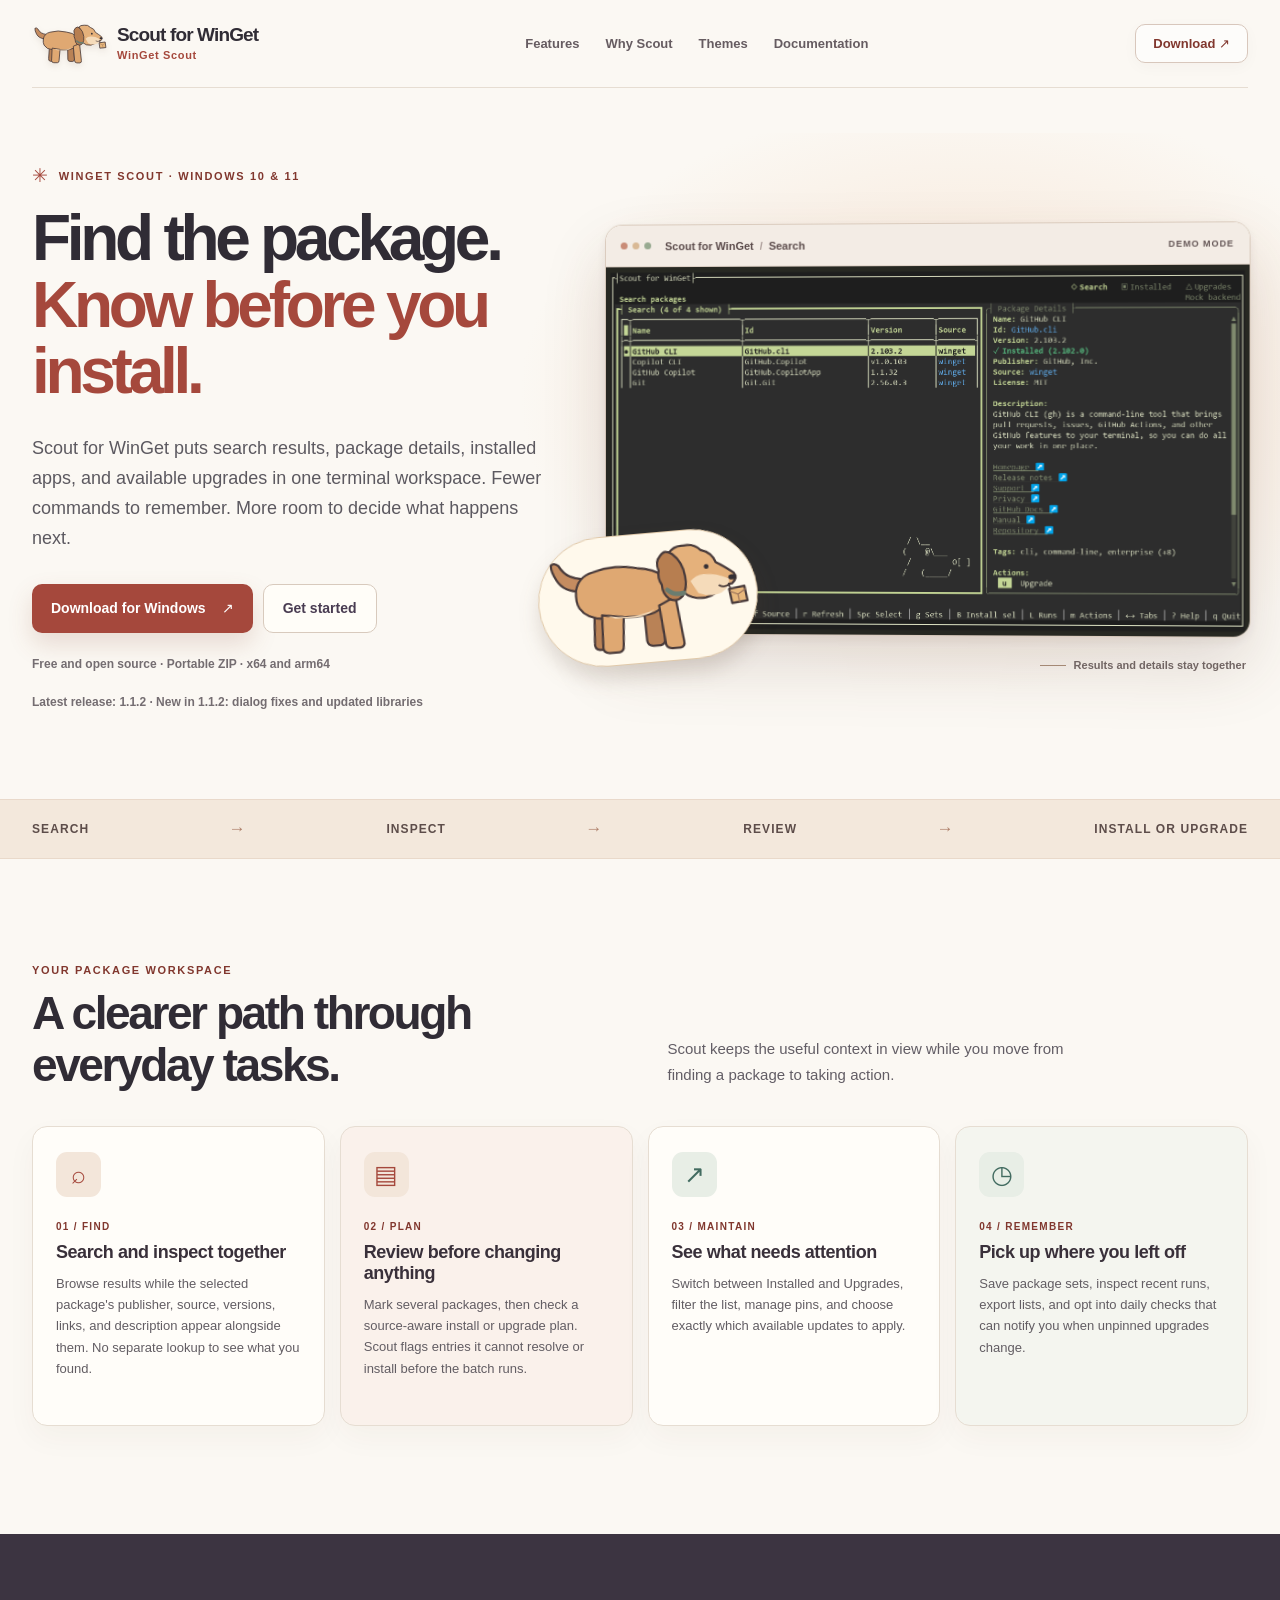
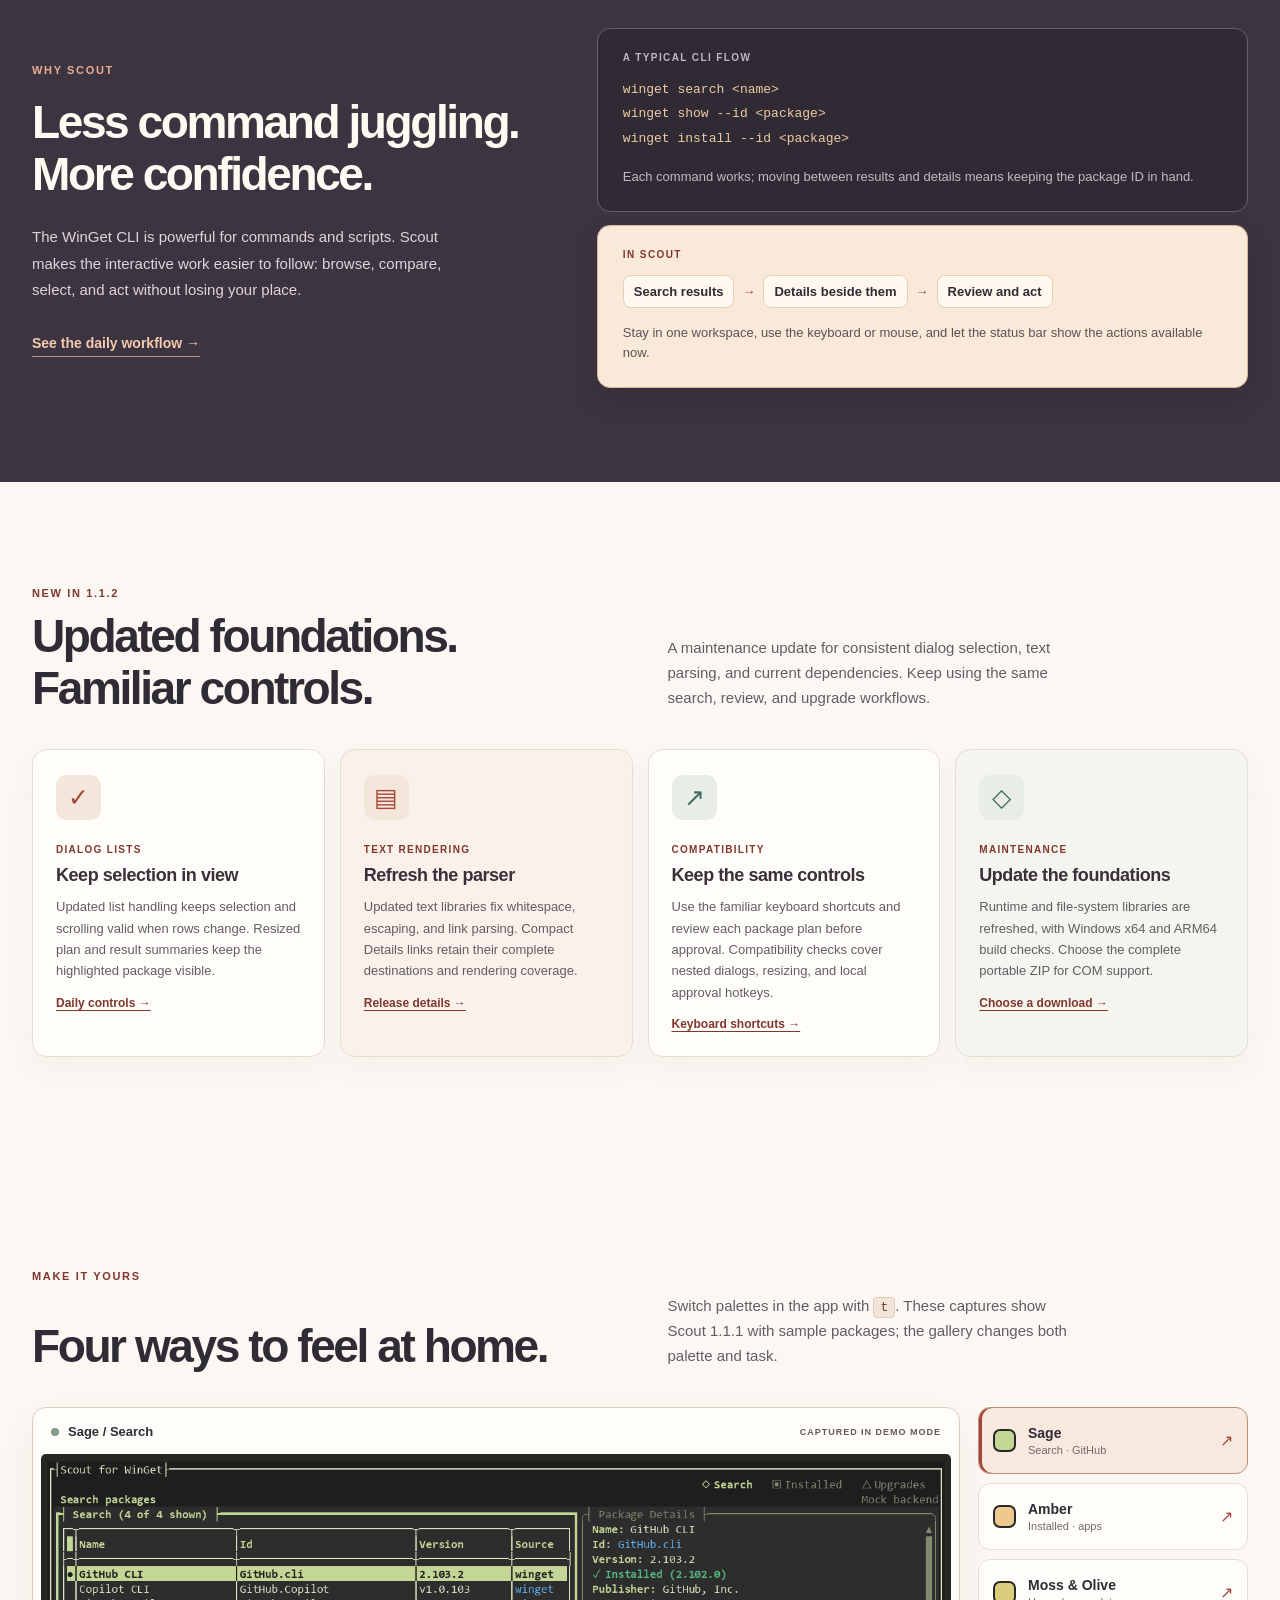
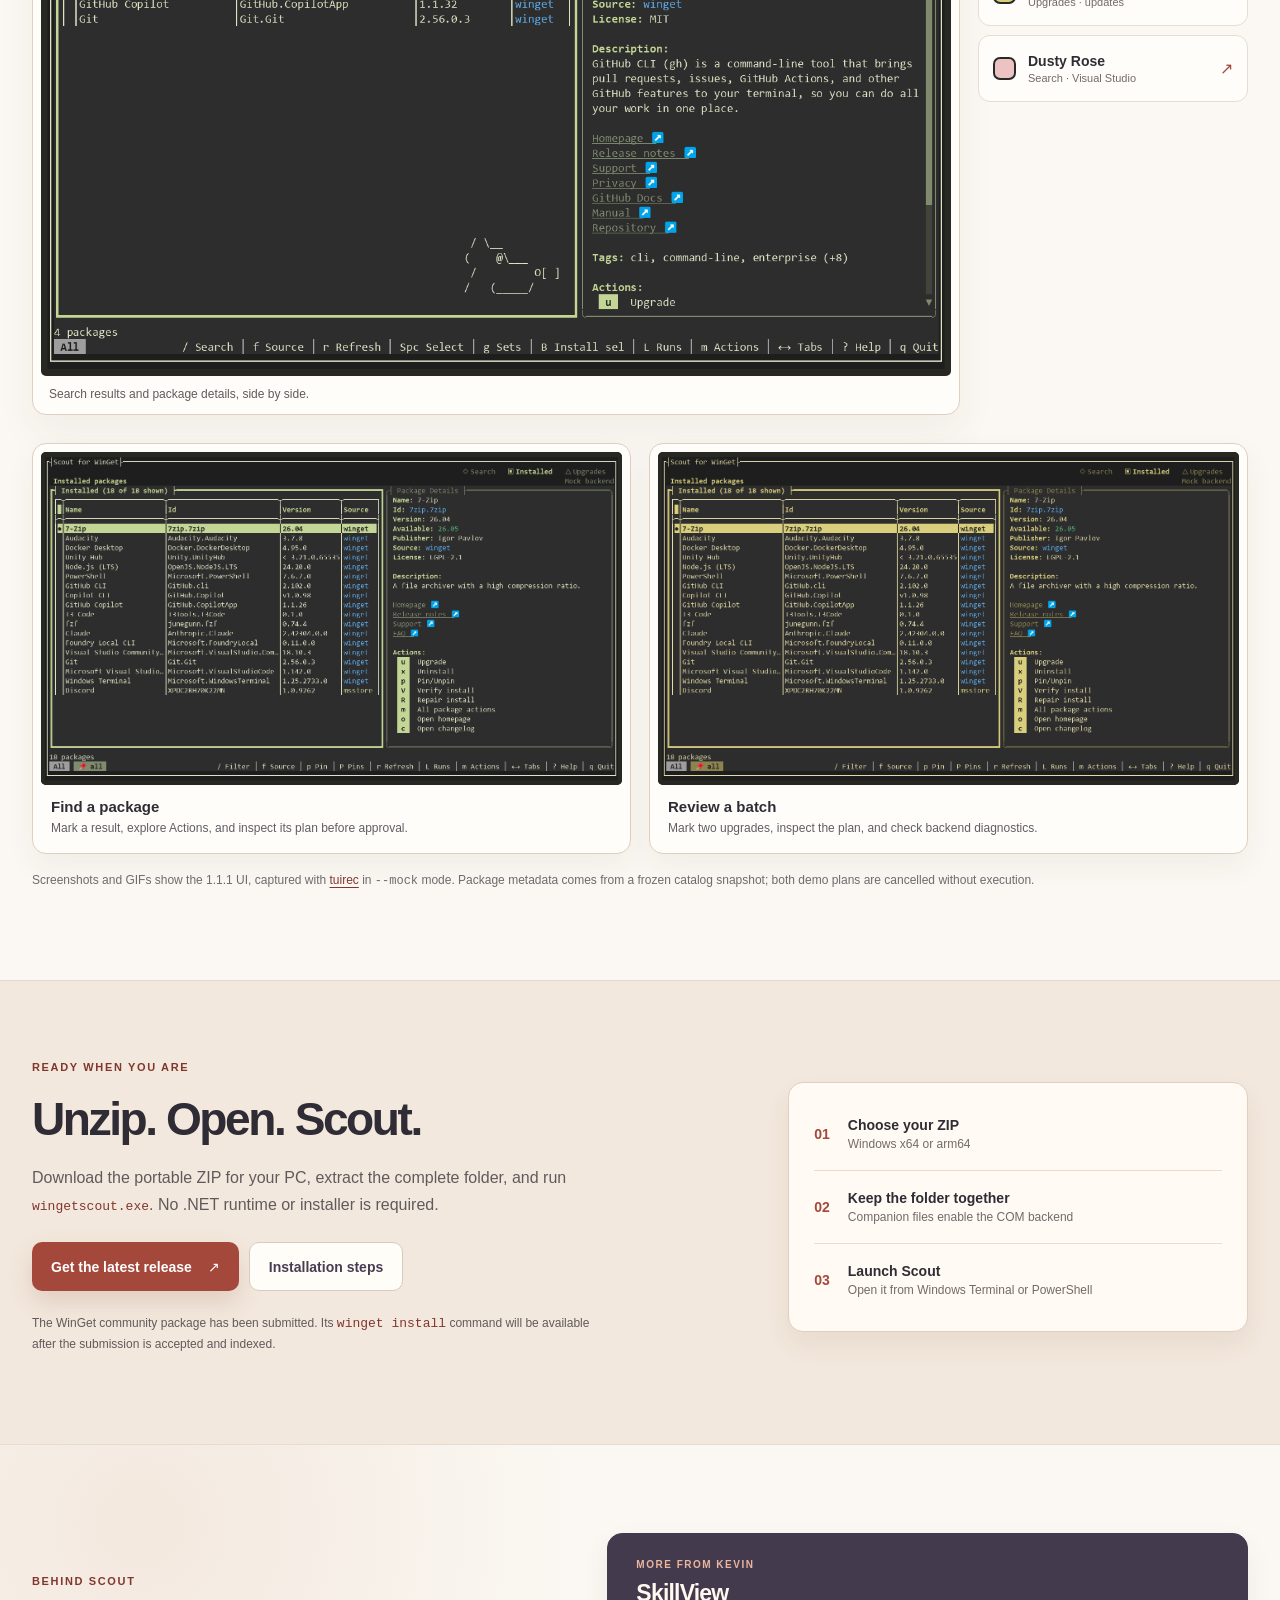
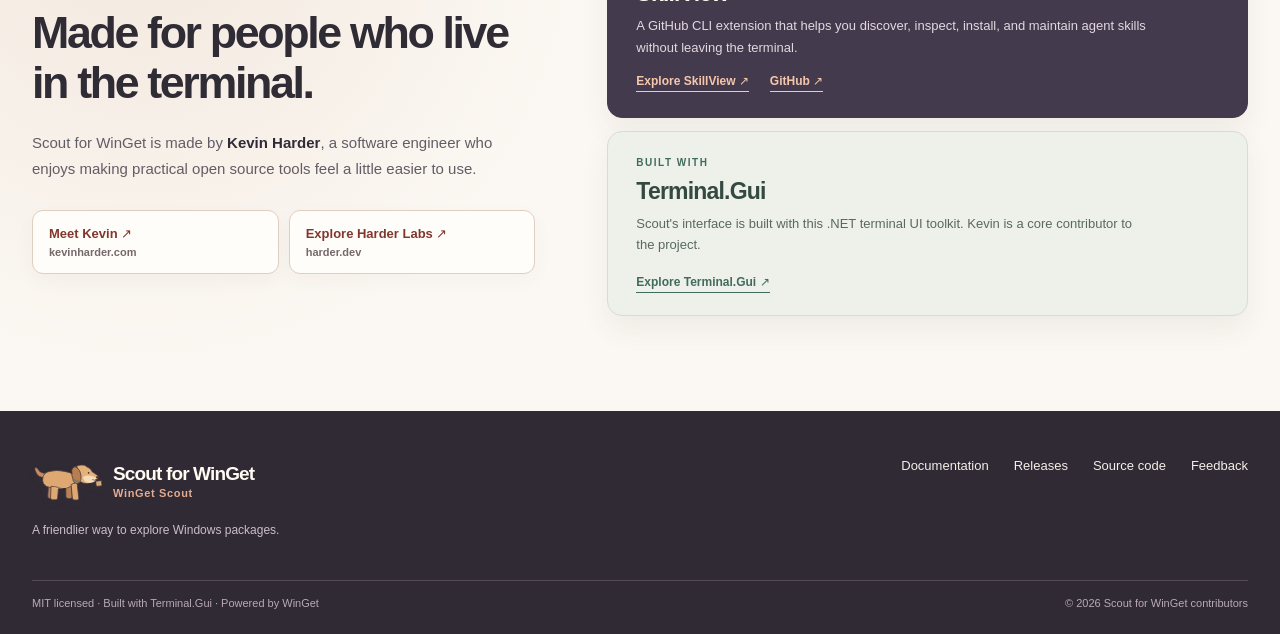
<file: site/index.html>
<!doctype html>
<html lang="en">
<head>
  <meta charset="utf-8">
  <meta name="viewport" content="width=device-width, initial-scale=1">
  <meta name="theme-color" content="#faf7f1">
  <meta name="description" content="Scout for WinGet makes Windows package management easier to explore. Search, inspect details, review install plans, handle upgrades, and keep a record in one terminal workspace.">
  <meta property="og:type" content="website">
  <meta property="og:title" content="Scout for WinGet — Windows packages, easier to explore">
  <meta property="og:description" content="Meet WinGet Scout: a visual, keyboard-friendly workspace for the package tasks you do every day.">
  <meta property="og:image" content="https://wingetscout.com/media/scout-sage-search.png">
  <meta property="og:url" content="https://wingetscout.com/">
  <link rel="canonical" href="https://wingetscout.com/">
  <link rel="icon" href="favicon.svg" type="image/svg+xml">
  <link rel="stylesheet" href="styles.css">
  <script src="app.js" defer></script>
  <title>Scout for WinGet — Windows packages, easier to explore</title>
</head>
<body>
  <a class="skip-link" href="#main">Skip to content</a>
  <header class="site-header wrap">
    <a class="brand" href="./" aria-label="Scout for WinGet home"><img src="media/scout-dog.svg" width="75" height="51" alt="" aria-hidden="true"><span class="brand-copy"><strong>Scout for WinGet</strong><small>WinGet Scout</small></span></a>
    <nav aria-label="Main navigation"><a href="#features">Features</a><a href="#why-scout">Why Scout</a><a href="#themes">Themes</a><a href="docs.html">Documentation</a></nav>
    <a class="header-download" href="https://github.com/harder/wingetscout/releases/latest">Download <span aria-hidden="true">↗</span></a>
  </header>

  <main id="main">
    <section class="hero wrap" aria-labelledby="hero-title">
      <div class="hero-copy">
        <p class="eyebrow"><span class="eyebrow-mark" aria-hidden="true">✳</span> WINGET SCOUT · WINDOWS 10 &amp; 11</p>
        <h1 id="hero-title">Find the package.<br><span>Know before you install.</span></h1>
        <p class="lead">Scout for WinGet puts search results, package details, installed apps, and available upgrades in one terminal workspace. Fewer commands to remember. More room to decide what happens next.</p>
        <div class="hero-actions"><a class="button button-primary" href="https://github.com/harder/wingetscout/releases/latest">Download for Windows <span aria-hidden="true">↗</span></a><a class="button button-secondary" href="docs.html#install">Get started</a></div>
        <p class="hero-note">Free and open source · Portable ZIP · x64 and arm64</p>
        <p class="hero-note"><a href="https://github.com/harder/wingetscout/releases/tag/v1.1.2">Latest release: 1.1.2</a> · <a href="#new">New in 1.1.2: dialog fixes and updated libraries</a></p>
      </div>
      <div class="hero-stage">
        <div class="hero-window"><div class="window-bar"><span class="window-dots" aria-hidden="true"><i></i><i></i><i></i></span><span>Scout for WinGet <em>/</em> Search</span><span class="window-status">DEMO MODE</span></div><img src="media/scout-sage-search.png" width="1405" height="805" alt="Scout search results beside GitHub CLI package details in the Sage theme using sample data" fetchpriority="high"></div>
        <div class="mascot-sticker"><img src="media/scout-dog.svg" width="206" height="142" alt="Scout, a floppy-eared puppy carrying a parcel"></div>
        <div class="stage-caption"><span class="caption-line" aria-hidden="true"></span> Results and details stay together</div>
      </div>
    </section>

    <div class="quick-path"><div class="wrap quick-path-inner"><span>Search</span><b aria-hidden="true">→</b><span>Inspect</span><b aria-hidden="true">→</b><span>Review</span><b aria-hidden="true">→</b><span>Install or upgrade</span></div></div>

    <section class="section wrap" id="features" aria-labelledby="features-title">
      <div class="section-heading"><p class="section-kicker">YOUR PACKAGE WORKSPACE</p><h2 id="features-title">A clearer path through everyday tasks.</h2><p>Scout keeps the useful context in view while you move from finding a package to taking action.</p></div>
      <div class="feature-grid">
        <article class="feature-card"><span class="feature-icon" aria-hidden="true">⌕</span><span class="feature-number">01 / FIND</span><h3>Search and inspect together</h3><p>Browse results while the selected package's publisher, source, versions, links, and description appear alongside them. No separate lookup to see what you found.</p></article>
        <article class="feature-card"><span class="feature-icon" aria-hidden="true">▤</span><span class="feature-number">02 / PLAN</span><h3>Review before changing anything</h3><p>Mark several packages, then check a source-aware install or upgrade plan. Scout flags entries it cannot resolve or install before the batch runs.</p></article>
        <article class="feature-card"><span class="feature-icon" aria-hidden="true">↗</span><span class="feature-number">03 / MAINTAIN</span><h3>See what needs attention</h3><p>Switch between Installed and Upgrades, filter the list, manage pins, and choose exactly which available updates to apply.</p></article>
        <article class="feature-card"><span class="feature-icon" aria-hidden="true">◷</span><span class="feature-number">04 / REMEMBER</span><h3>Pick up where you left off</h3><p>Save package sets, inspect recent runs, export lists, and opt into daily checks that can notify you when unpinned upgrades change.</p></article>
      </div>
    </section>

    <section class="comparison-section" id="why-scout" aria-labelledby="why-title"><div class="wrap comparison-layout">
      <div class="comparison-intro"><p class="section-kicker">WHY SCOUT</p><h2 id="why-title">Less command juggling.<br>More confidence.</h2><p>The WinGet CLI is powerful for commands and scripts. Scout makes the interactive work easier to follow: browse, compare, select, and act without losing your place.</p><a class="text-link" href="docs.html#first-run">See the daily workflow <span aria-hidden="true">→</span></a></div>
      <div class="comparison-stack"><div class="cli-card"><span class="card-label">A TYPICAL CLI FLOW</span><code>winget search &lt;name&gt;</code><code>winget show --id &lt;package&gt;</code><code>winget install --id &lt;package&gt;</code><p>Each command works; moving between results and details means keeping the package ID in hand.</p></div><div class="scout-card"><span class="card-label">IN SCOUT</span><div class="flow-row"><span>Search results</span><b aria-hidden="true">→</b><span>Details beside them</span><b aria-hidden="true">→</b><span>Review and act</span></div><p>Stay in one workspace, use the keyboard or mouse, and let the status bar show the actions available now.</p></div></div>
    </div></section>

    <section class="section wrap" id="new" aria-labelledby="new-title">
      <div class="section-heading"><p class="section-kicker">NEW IN 1.1.2</p><h2 id="new-title">Updated foundations. Familiar controls.</h2><p>A maintenance update for consistent dialog selection, text parsing, and current dependencies. Keep using the same search, review, and upgrade workflows.</p></div>
      <div class="feature-grid">
        <article class="feature-card"><span class="feature-icon" aria-hidden="true">✓</span><span class="feature-number">DIALOG LISTS</span><h3>Keep selection in view</h3><p>Updated list handling keeps selection and scrolling valid when rows change. Resized plan and result summaries keep the highlighted package visible.</p><div class="feature-links"><a href="docs.html#first-run">Daily controls →</a></div></article>
        <article class="feature-card"><span class="feature-icon" aria-hidden="true">▤</span><span class="feature-number">TEXT RENDERING</span><h3>Refresh the parser</h3><p>Updated text libraries fix whitespace, escaping, and link parsing. Compact Details links retain their complete destinations and rendering coverage.</p><div class="feature-links"><a href="https://github.com/harder/wingetscout/blob/main/docs/releases/1.1.2.md">Release details →</a></div></article>
        <article class="feature-card"><span class="feature-icon" aria-hidden="true">↗</span><span class="feature-number">COMPATIBILITY</span><h3>Keep the same controls</h3><p>Use the familiar keyboard shortcuts and review each package plan before approval. Compatibility checks cover nested dialogs, resizing, and local approval hotkeys.</p><div class="feature-links"><a href="docs.html#shortcuts">Keyboard shortcuts →</a></div></article>
        <article class="feature-card"><span class="feature-icon" aria-hidden="true">◇</span><span class="feature-number">MAINTENANCE</span><h3>Update the foundations</h3><p>Runtime and file-system libraries are refreshed, with Windows x64 and ARM64 build checks. Choose the complete portable ZIP for COM support.</p><div class="feature-links"><a href="docs.html#install">Choose a download →</a></div></article>
      </div>
    </section>

    <section class="section wrap theme-section" id="themes" aria-labelledby="themes-title">
      <div class="section-heading"><p class="section-kicker">MAKE IT YOURS</p><h2 id="themes-title">Four ways to feel at home.</h2><p>Switch palettes in the app with <kbd>t</kbd>. These captures show Scout 1.1.1 with sample packages; the gallery changes both palette and task.</p></div>
      <div class="theme-layout" data-theme-picker>
        <div class="theme-display"><div class="theme-display-top"><span class="preview-led" aria-hidden="true"></span><strong data-theme-title>Sage / Search</strong><span>CAPTURED IN DEMO MODE</span></div><img data-theme-image src="media/scout-sage-search.png" width="1405" height="805" loading="lazy" alt="Sage theme showing search results and details for Git"><p data-theme-caption>Search results and package details, side by side.</p></div>
        <div class="theme-controls" aria-label="Choose a theme screenshot">
          <button type="button" class="theme-choice is-active" aria-pressed="true" data-theme-src="media/scout-sage-search.png" data-theme-title="Sage / Search" data-theme-alt="Sage theme showing search results and details for Git" data-theme-caption="Search results and package details, side by side."><span class="swatch swatch-sage" aria-hidden="true"></span><span><strong>Sage</strong><small>Search · GitHub</small></span><span aria-hidden="true">↗</span></button>
          <button type="button" class="theme-choice" aria-pressed="false" data-theme-src="media/scout-amber-installed.png" data-theme-title="Amber / Installed" data-theme-alt="Amber theme showing the installed package list and Visual Studio Code details" data-theme-caption="Your installed apps in a browsable list."><span class="swatch swatch-amber" aria-hidden="true"></span><span><strong>Amber</strong><small>Installed · apps</small></span><span aria-hidden="true">↗</span></button>
          <button type="button" class="theme-choice" aria-pressed="false" data-theme-src="media/scout-moss-upgrades.png" data-theme-title="Moss &amp; Olive / Upgrades" data-theme-alt="Moss and Olive theme showing two marked upgrades, selection counts, and package details" data-theme-caption="Two marked upgrades, with counts and the batch action in the footer."><span class="swatch swatch-moss" aria-hidden="true"></span><span><strong>Moss &amp; Olive</strong><small>Upgrades · updates</small></span><span aria-hidden="true">↗</span></button>
          <button type="button" class="theme-choice" aria-pressed="false" data-theme-src="media/scout-rose-search.png" data-theme-title="Dusty Rose / Search" data-theme-alt="Dusty Rose theme showing Visual Studio search results and details" data-theme-caption="A softer palette for the same keyboard-friendly flow."><span class="swatch swatch-rose" aria-hidden="true"></span><span><strong>Dusty Rose</strong><small>Search · Visual Studio</small></span><span aria-hidden="true">↗</span></button>
        </div>
      </div>
      <div class="demo-grid" aria-label="Scout demonstrations">
        <figure class="demo-card"><img src="media/scout-search-demo.gif" width="1405" height="805" loading="lazy" alt="Scout 1.1.1: finds Neovim, marks a result, opens Actions, reviews the install plan and Details, then cancels"><figcaption><strong>Find a package</strong><span>Mark a result, explore Actions, and inspect its plan before approval.</span></figcaption></figure>
        <figure class="demo-card"><img src="media/scout-upgrades-demo.gif" width="1405" height="805" loading="lazy" alt="Scout 1.1.1: marks two upgrades, reviews their plan and Details, cancels, and opens backend diagnostics"><figcaption><strong>Review a batch</strong><span>Mark two upgrades, inspect the plan, and check backend diagnostics.</span></figcaption></figure>
      </div>
      <p class="capture-note">Screenshots and GIFs show the 1.1.1 UI, captured with <a href="https://github.com/tui-cs/tuirec">tuirec</a> in <code>--mock</code> mode. Package metadata comes from a frozen catalog snapshot; both demo plans are cancelled without execution.</p>
    </section>

    <section class="install-section" id="install" aria-labelledby="install-title"><div class="wrap install-panel"><div><p class="section-kicker">READY WHEN YOU ARE</p><h2 id="install-title">Unzip. Open. Scout.</h2><p>Download the portable ZIP for your PC, extract the complete folder, and run <code>wingetscout.exe</code>. No .NET runtime or installer is required.</p><div class="hero-actions"><a class="button button-primary" href="https://github.com/harder/wingetscout/releases/latest">Get the latest release <span aria-hidden="true">↗</span></a><a class="button button-secondary" href="docs.html#install">Installation steps</a></div><p class="install-footnote">The <a href="https://github.com/microsoft/winget-pkgs/pull/451328">WinGet community package has been submitted</a>. Its <code>winget install</code> command will be available after the submission is accepted and indexed.</p></div><div class="install-steps"><div><b>01</b><span><strong>Choose your ZIP</strong><small>Windows x64 or arm64</small></span></div><div><b>02</b><span><strong>Keep the folder together</strong><small>Companion files enable the COM backend</small></span></div><div><b>03</b><span><strong>Launch Scout</strong><small>Open it from Windows Terminal or PowerShell</small></span></div></div></div></section>

    <section class="maker-section" id="maker" aria-labelledby="maker-title">
      <div class="wrap maker-layout">
        <div class="maker-intro">
          <p class="section-kicker">BEHIND SCOUT</p>
          <h2 id="maker-title">Made for people who live in the terminal.</h2>
          <p>Scout for WinGet is made by <strong>Kevin Harder</strong>, a software engineer who enjoys making practical open source tools feel a little easier to use.</p>
          <div class="maker-links"><a href="https://kevinharder.com/">Meet Kevin <span aria-hidden="true">↗</span><small>kevinharder.com</small></a><a href="https://harder.dev/">Explore Harder Labs <span aria-hidden="true">↗</span><small>harder.dev</small></a></div>
        </div>
        <div class="maker-projects">
          <article class="maker-project maker-skillview"><span class="maker-label">MORE FROM KEVIN</span><h3>SkillView</h3><p>A GitHub CLI extension that helps you discover, inspect, install, and maintain agent skills without leaving the terminal.</p><div class="maker-project-links"><a href="https://skillview.dev/">Explore SkillView <span aria-hidden="true">↗</span></a><a href="https://github.com/harder/gh-skillview">GitHub <span aria-hidden="true">↗</span></a></div></article>
          <article class="maker-project maker-terminal"><span class="maker-label">BUILT WITH</span><h3>Terminal.Gui</h3><p>Scout's interface is built with this .NET terminal UI toolkit. Kevin is a core contributor to the project.</p><a href="https://github.com/tui-cs/Terminal.Gui">Explore Terminal.Gui <span aria-hidden="true">↗</span></a></article>
        </div>
      </div>
    </section>
  </main>

  <footer class="site-footer"><div class="wrap footer-inner"><div><a class="brand footer-brand" href="./"><img src="media/scout-dog.svg" width="71" height="48" alt="" aria-hidden="true"><span class="brand-copy"><strong>Scout for WinGet</strong><small>WinGet Scout</small></span></a><p>A friendlier way to explore Windows packages.</p></div><div class="footer-links"><a href="docs.html">Documentation</a><a href="https://github.com/harder/wingetscout/releases">Releases</a><a href="https://github.com/harder/wingetscout">Source code</a><a href="https://github.com/harder/wingetscout/issues">Feedback</a></div></div><div class="wrap footer-bottom"><span>MIT licensed · Built with Terminal.Gui · Powered by WinGet</span><span>© 2026 Scout for WinGet contributors</span></div></footer>
</body>
</html>
</file>
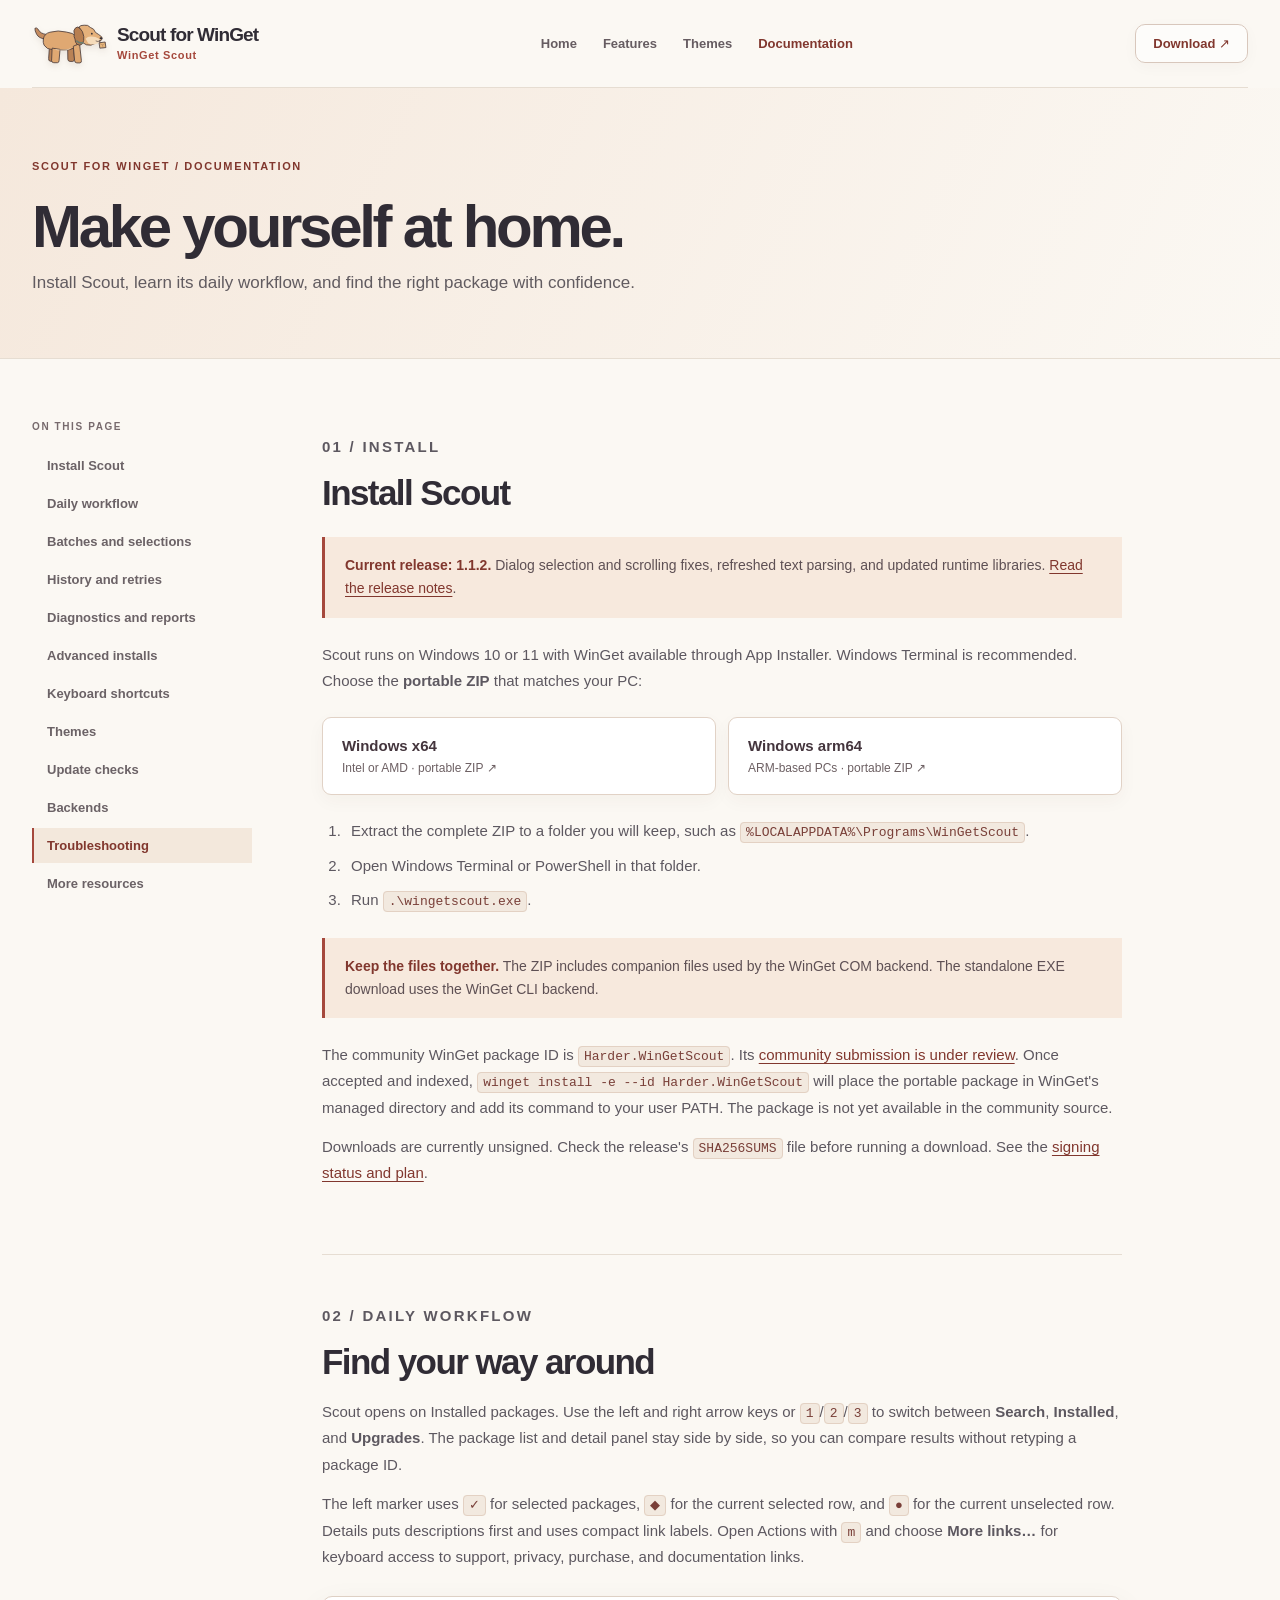
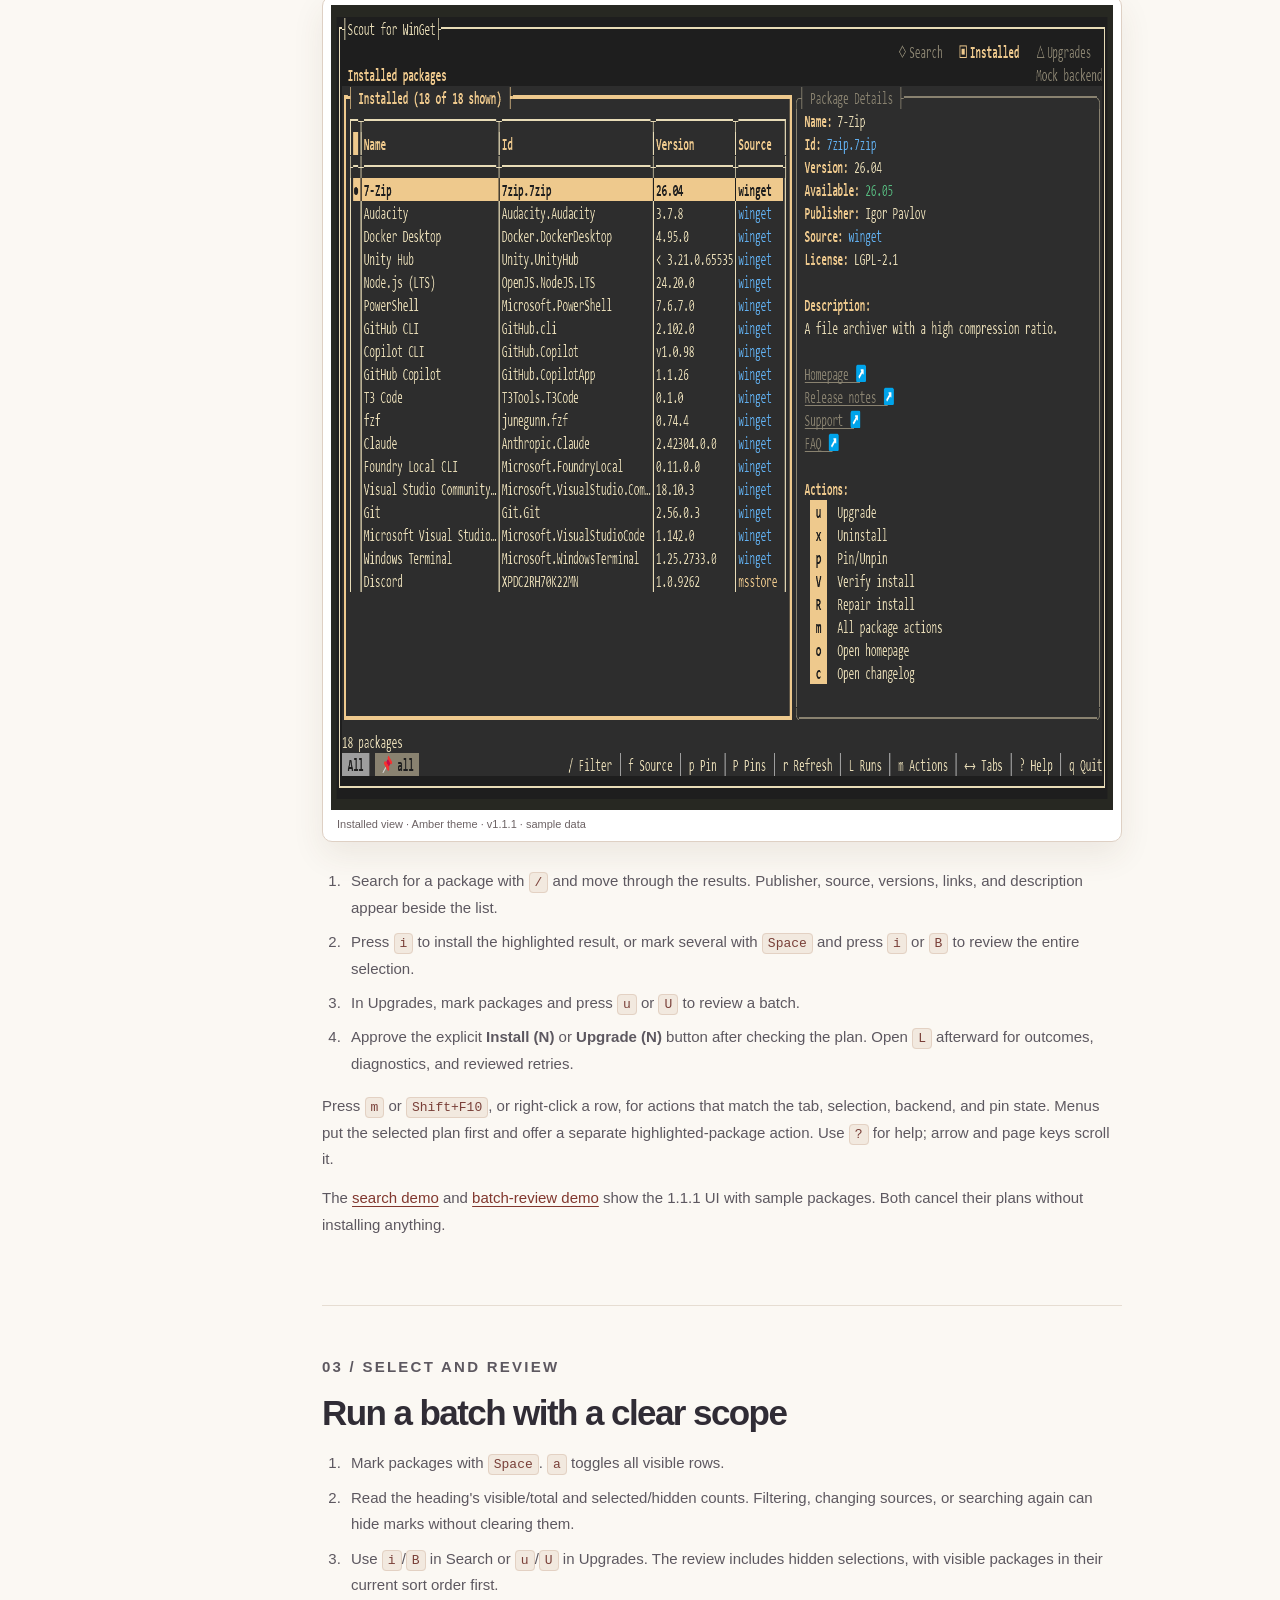
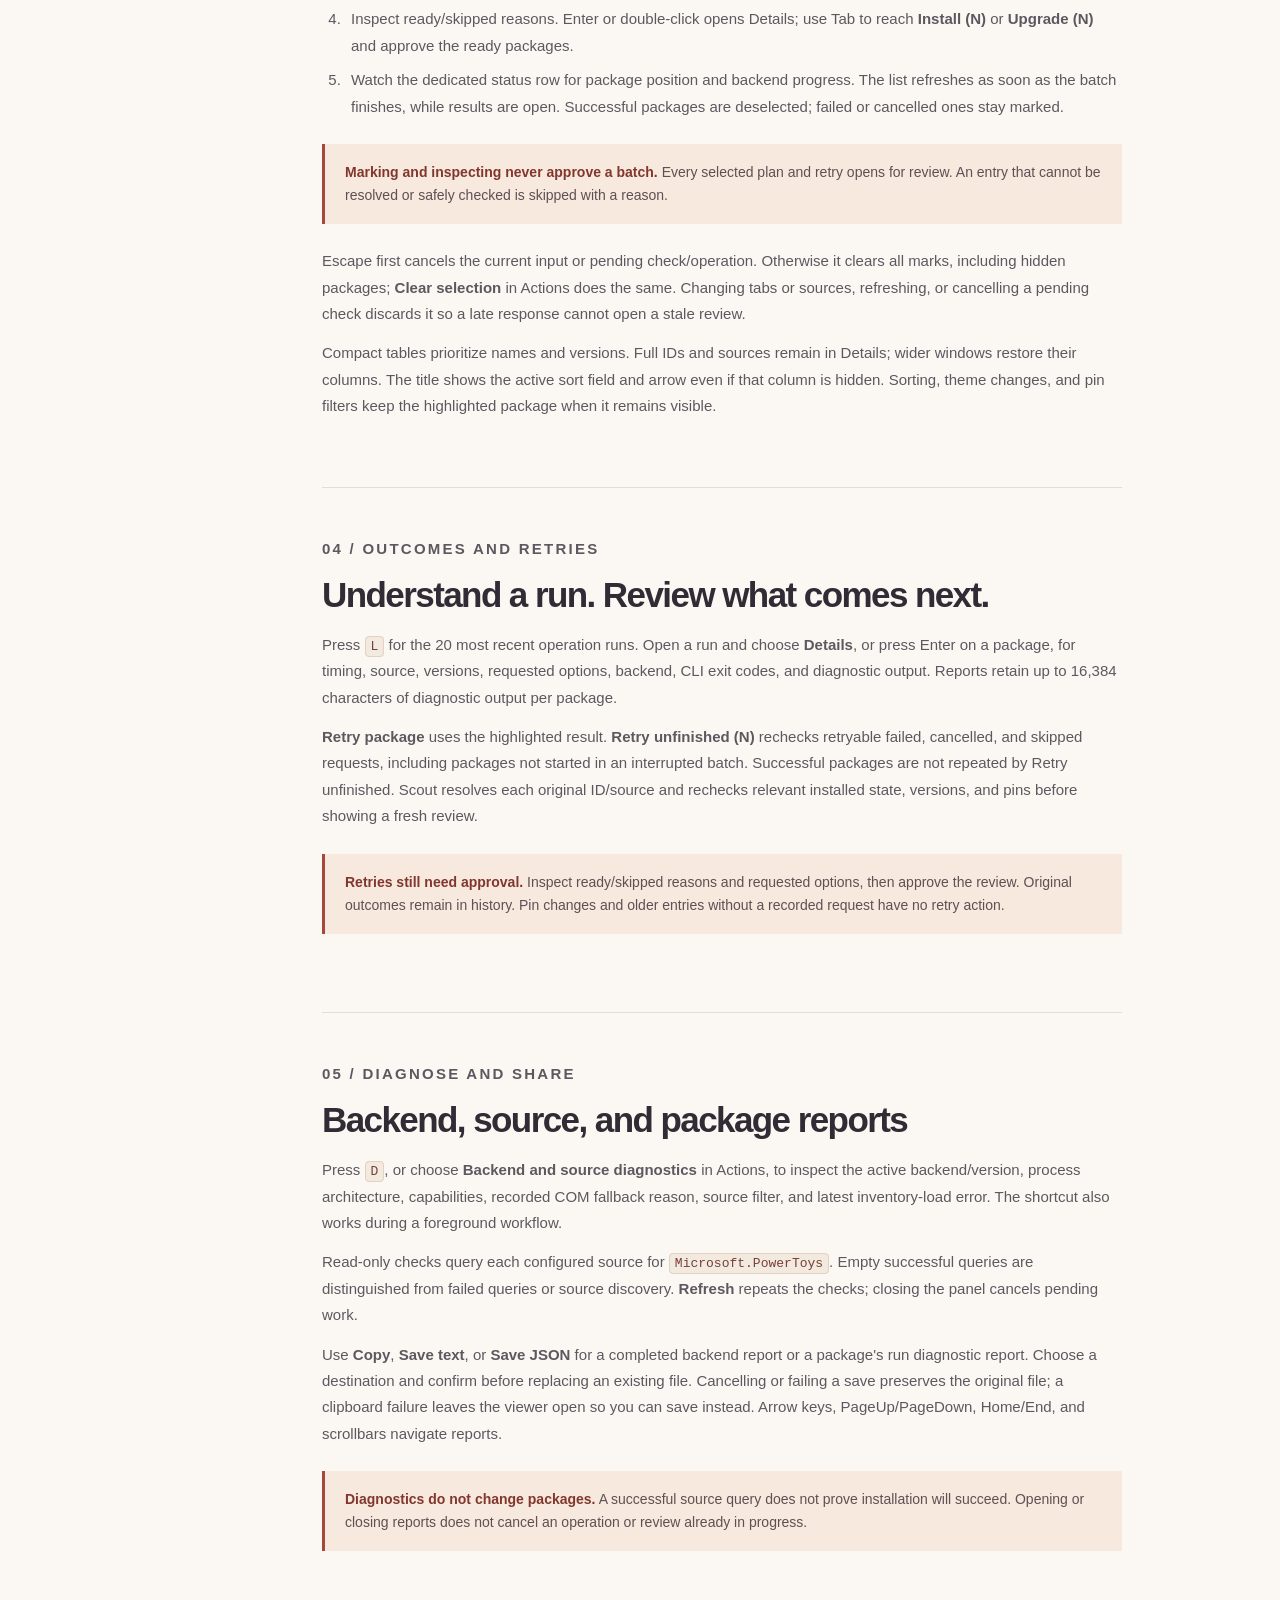
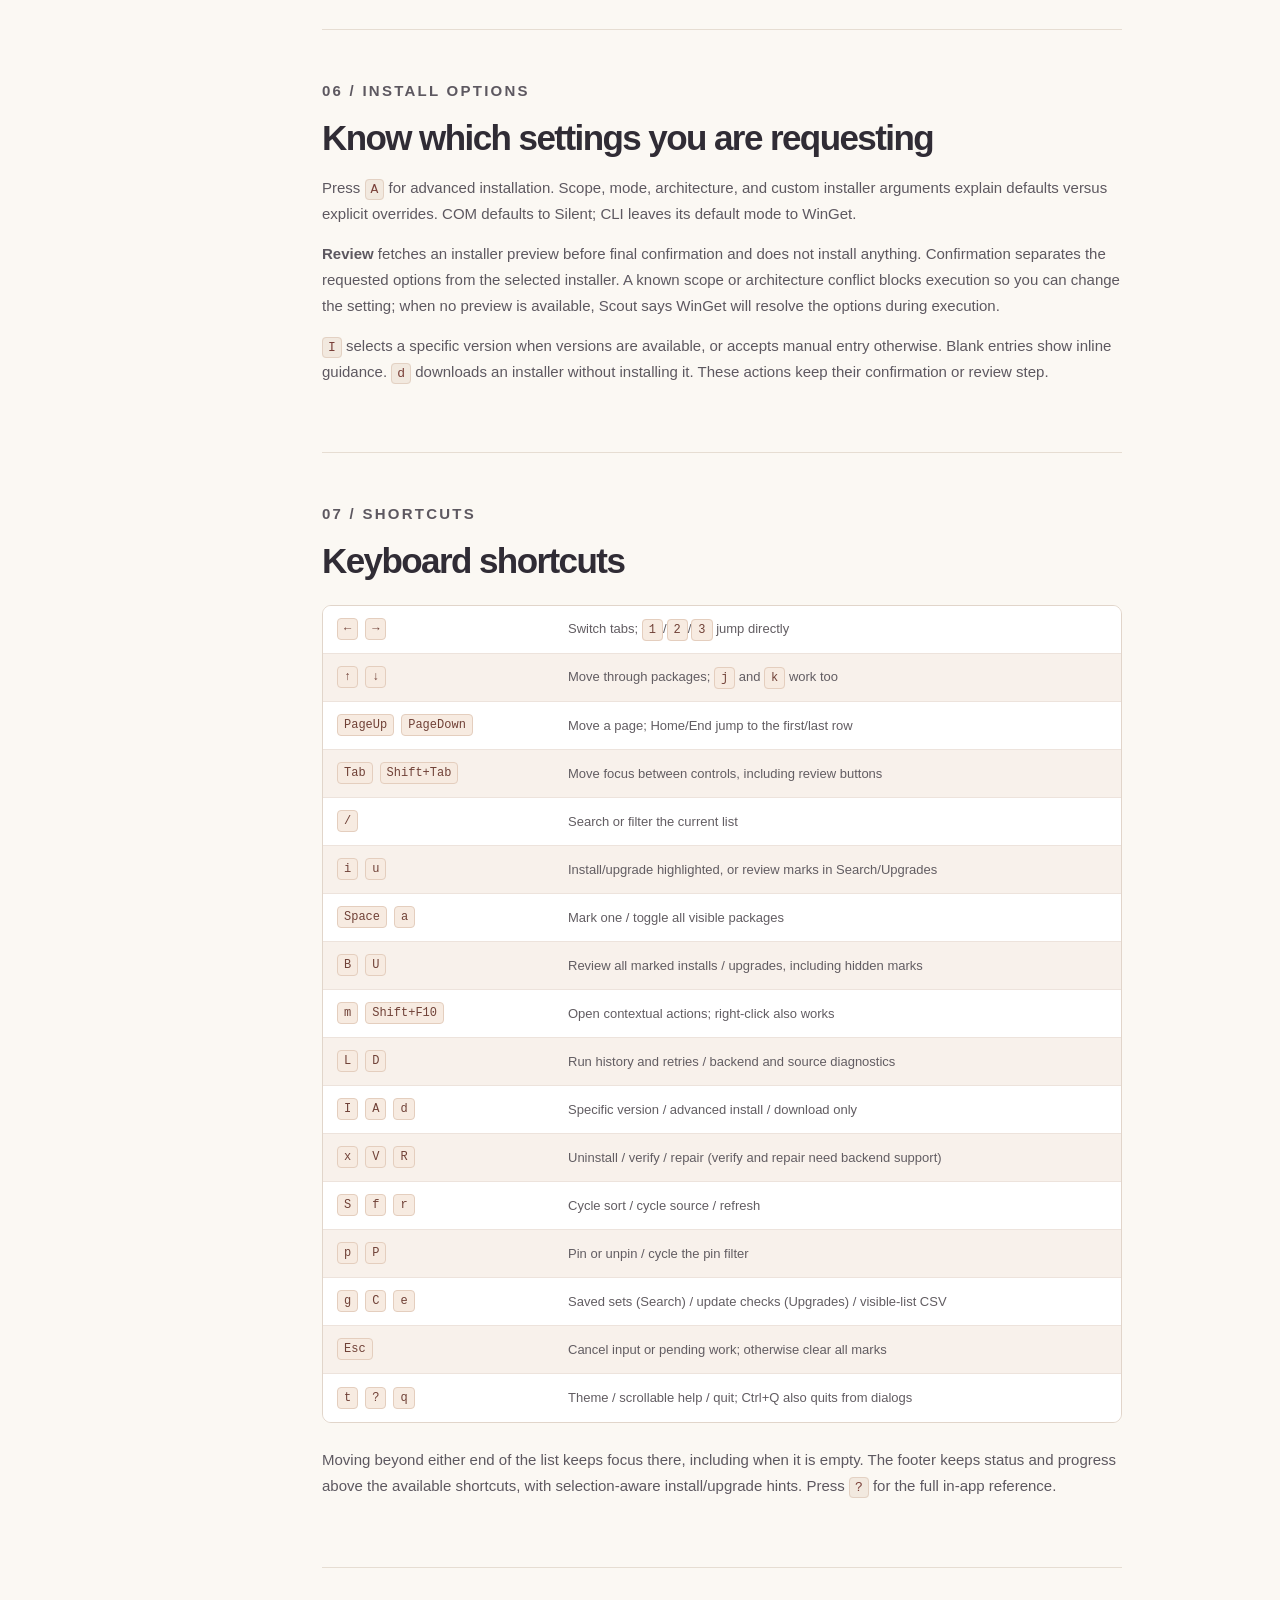
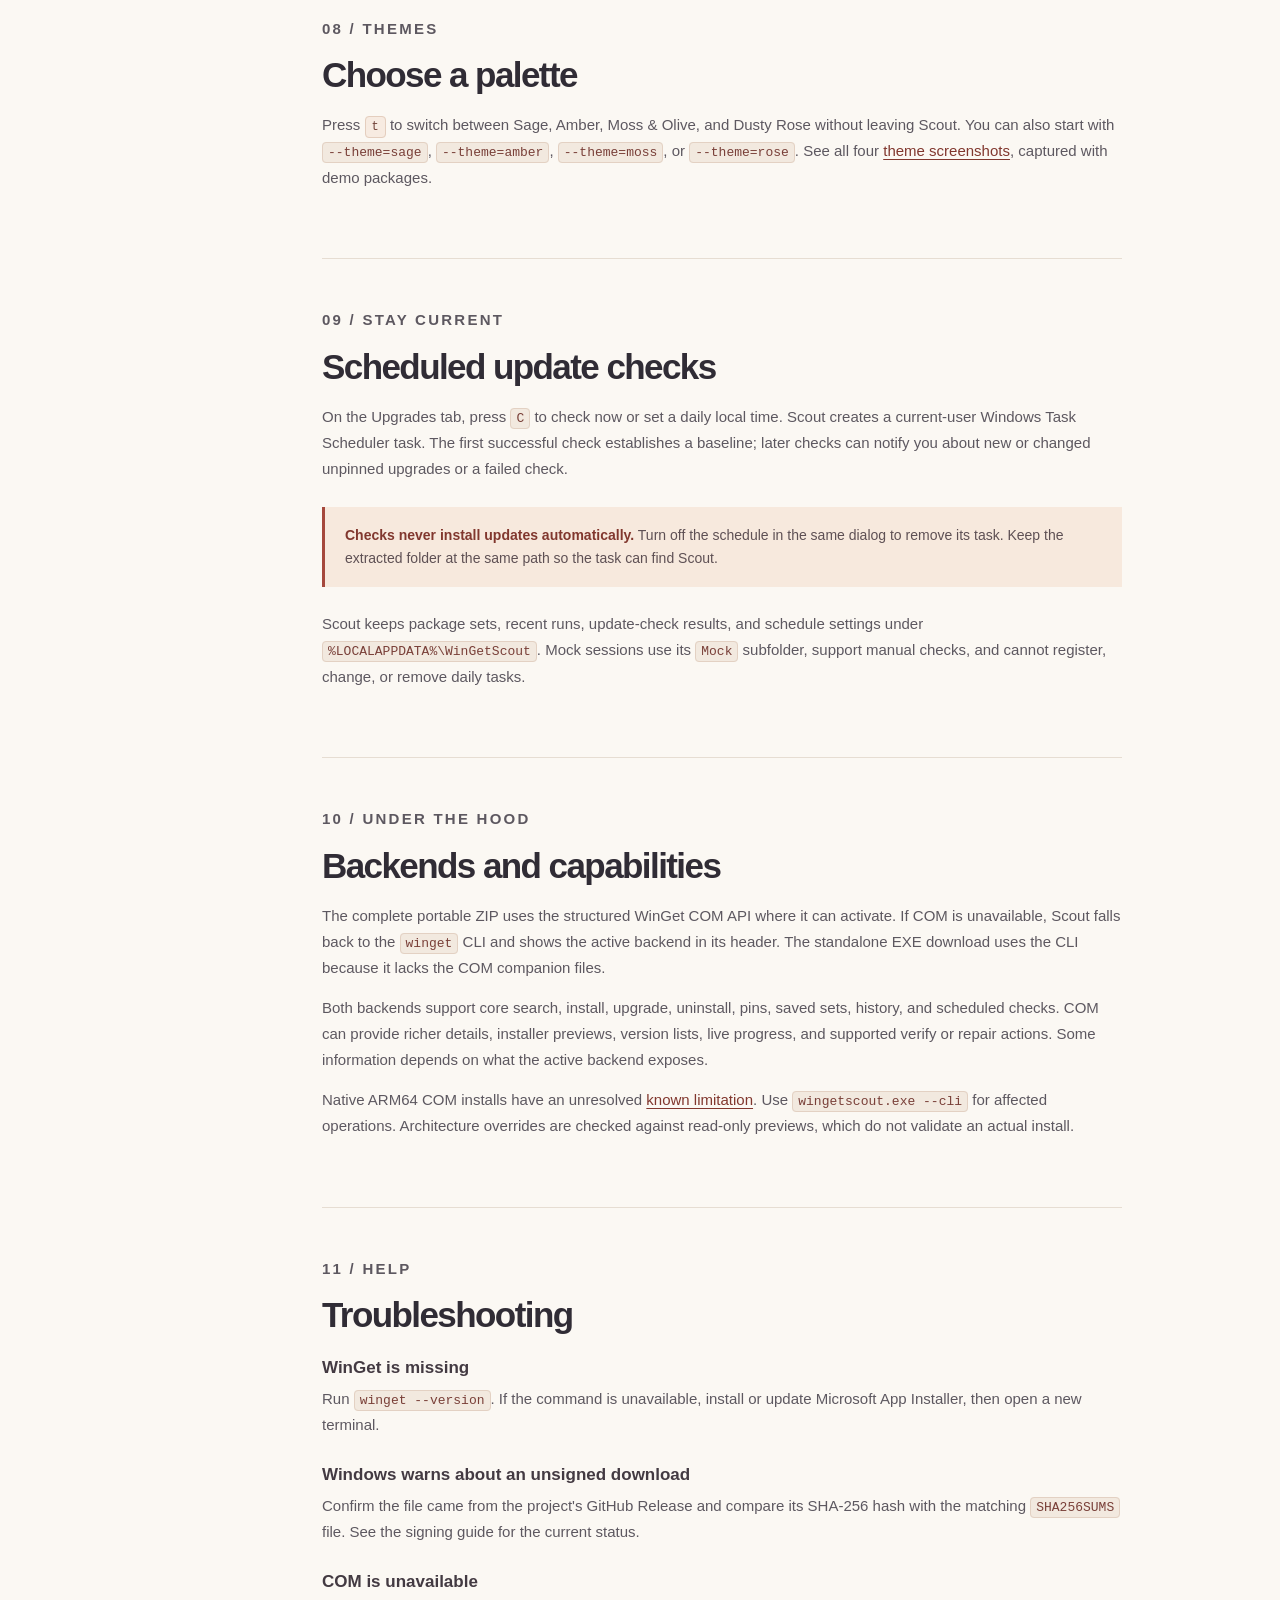
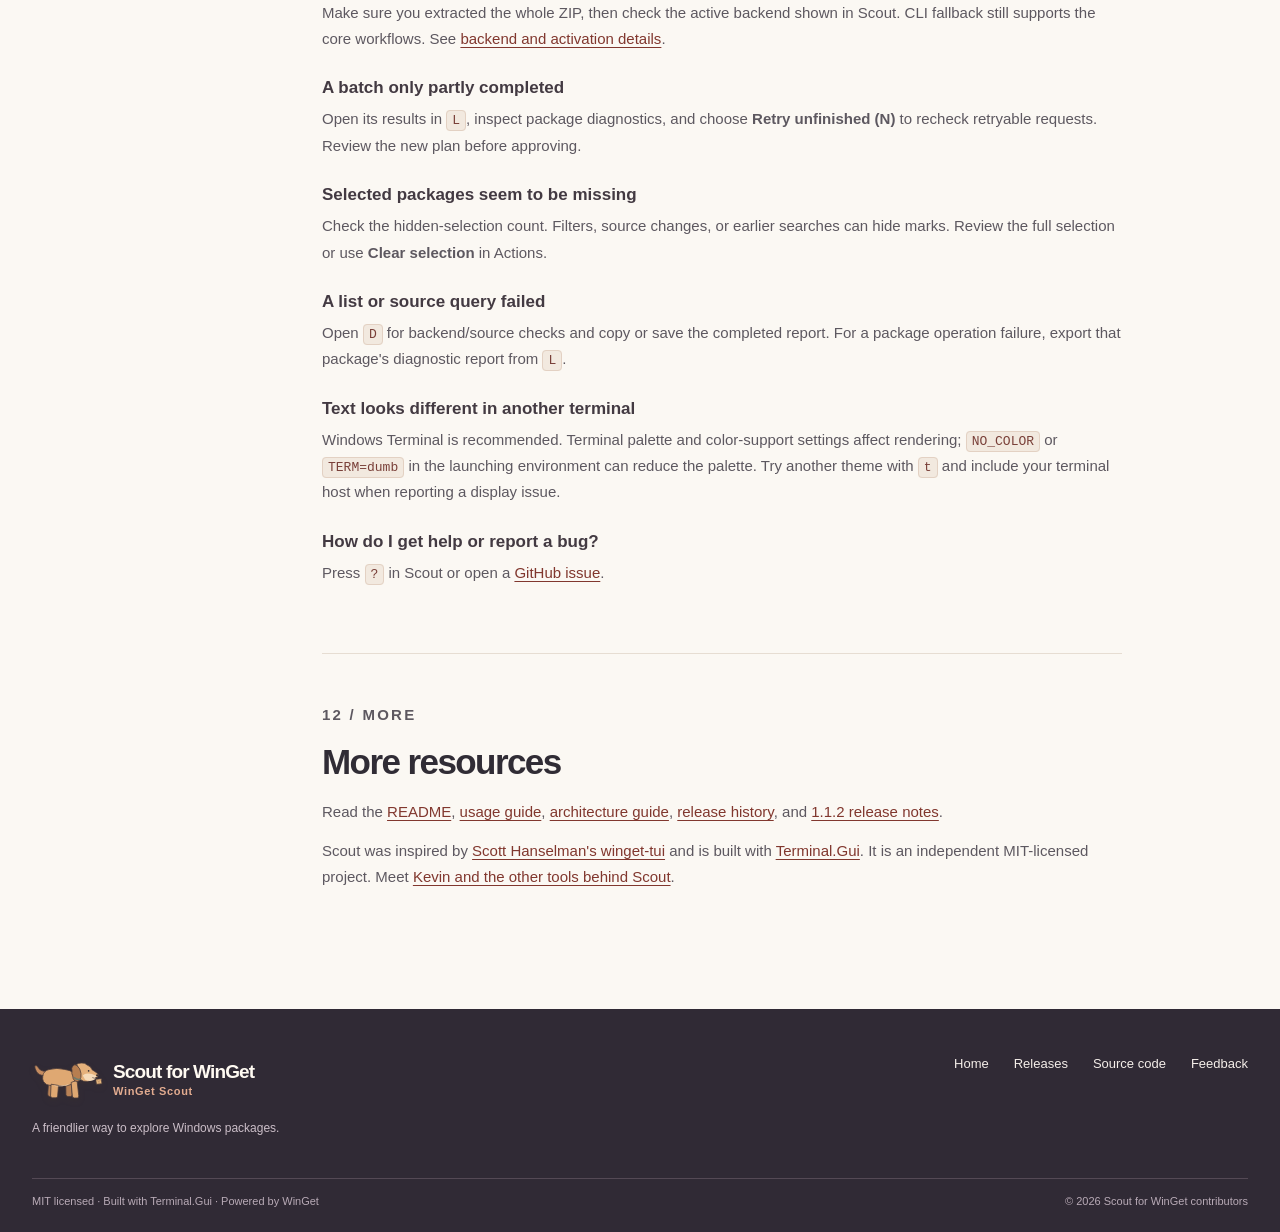
<file: site/docs.html>
<!doctype html>
<html lang="en">
<head>
  <meta charset="utf-8">
  <meta name="viewport" content="width=device-width, initial-scale=1">
  <meta name="theme-color" content="#faf7f1">
  <meta name="description" content="Install and use Scout for WinGet. Learn batch review, run history and retries, diagnostics, advanced options, and keyboard shortcuts.">
  <meta property="og:type" content="article">
  <meta property="og:title" content="Documentation — Scout for WinGet">
  <meta property="og:description" content="Install and use Scout for WinGet on Windows.">
  <meta property="og:url" content="https://wingetscout.com/docs.html">
  <link rel="canonical" href="https://wingetscout.com/docs.html">
  <link rel="icon" href="favicon.svg" type="image/svg+xml">
  <link rel="stylesheet" href="styles.css">
  <script src="app.js" defer></script>
  <title>Documentation — Scout for WinGet</title>
</head>
<body class="docs-page">
  <a class="skip-link" href="#main">Skip to content</a>
  <header class="site-header wrap"><a class="brand" href="./" aria-label="Scout for WinGet home"><img src="media/scout-dog.svg" width="75" height="51" alt="" aria-hidden="true"><span class="brand-copy"><strong>Scout for WinGet</strong><small>WinGet Scout</small></span></a><nav aria-label="Main navigation"><a href="./">Home</a><a href="./#features">Features</a><a href="./#themes">Themes</a><a class="nav-active" href="docs.html" aria-current="page">Documentation</a></nav><a class="header-download" href="https://github.com/harder/wingetscout/releases/latest">Download ↗</a></header>
  <main id="main">
    <div class="docs-hero"><div class="wrap"><p class="section-kicker">SCOUT FOR WINGET / DOCUMENTATION</p><h1>Make yourself at home.</h1><p>Install Scout, learn its daily workflow, and find the right package with confidence.</p></div></div>
    <div class="wrap docs-layout">
      <aside class="docs-sidebar" aria-label="Documentation sections"><p>ON THIS PAGE</p><a href="#install">Install Scout</a><a href="#first-run">Daily workflow</a><a href="#batches">Batches and selections</a><a href="#runs">History and retries</a><a href="#diagnostics">Diagnostics and reports</a><a href="#advanced">Advanced installs</a><a href="#shortcuts">Keyboard shortcuts</a><a href="#themes">Themes</a><a href="#updates">Update checks</a><a href="#backends">Backends</a><a href="#troubleshooting">Troubleshooting</a><a href="#more">More resources</a></aside>
      <div class="docs-content">
        <section id="install"><p class="section-kicker">01 / INSTALL</p><h2>Install Scout</h2><div class="callout"><strong>Current release: 1.1.2.</strong> Dialog selection and scrolling fixes, refreshed text parsing, and updated runtime libraries. <a href="https://github.com/harder/wingetscout/releases/tag/v1.1.2">Read the release notes</a>.</div><p>Scout runs on Windows 10 or 11 with WinGet available through App Installer. Windows Terminal is recommended. Choose the <strong>portable ZIP</strong> that matches your PC:</p><div class="download-grid"><a href="https://github.com/harder/wingetscout/releases/download/v1.1.2/wingetscout-1.1.2-win-x64.zip"><strong>Windows x64</strong><span>Intel or AMD · portable ZIP ↗</span></a><a href="https://github.com/harder/wingetscout/releases/download/v1.1.2/wingetscout-1.1.2-win-arm64.zip"><strong>Windows arm64</strong><span>ARM-based PCs · portable ZIP ↗</span></a></div><ol><li>Extract the complete ZIP to a folder you will keep, such as <code>%LOCALAPPDATA%\Programs\WinGetScout</code>.</li><li>Open Windows Terminal or PowerShell in that folder.</li><li>Run <code>.\wingetscout.exe</code>.</li></ol><div class="callout"><strong>Keep the files together.</strong> The ZIP includes companion files used by the WinGet COM backend. The standalone EXE download uses the WinGet CLI backend.</div><p>The community WinGet package ID is <code>Harder.WinGetScout</code>. Its <a href="https://github.com/microsoft/winget-pkgs/pull/451328">community submission is under review</a>. Once accepted and indexed, <code>winget install -e --id Harder.WinGetScout</code> will place the portable package in WinGet's managed directory and add its command to your user PATH. The package is not yet available in the community source.</p><p>Downloads are currently unsigned. Check the release's <code>SHA256SUMS</code> file before running a download. See the <a href="https://github.com/harder/wingetscout/blob/main/docs/signing-and-distribution.md">signing status and plan</a>.</p></section>
        <section id="first-run"><p class="section-kicker">02 / DAILY WORKFLOW</p><h2>Find your way around</h2><p>Scout opens on Installed packages. Use the left and right arrow keys or <code>1</code>/<code>2</code>/<code>3</code> to switch between <strong>Search</strong>, <strong>Installed</strong>, and <strong>Upgrades</strong>. The package list and detail panel stay side by side, so you can compare results without retyping a package ID.</p><p>The left marker uses <code>✓</code> for selected packages, <code>◆</code> for the current selected row, and <code>●</code> for the current unselected row. Details puts descriptions first and uses compact link labels. Open Actions with <code>m</code> and choose <strong>More links…</strong> for keyboard access to support, privacy, purchase, and documentation links.</p><div class="docs-image"><img src="media/scout-amber-installed.png" width="1405" height="805" loading="lazy" alt="Scout 1.1.1 showing Installed packages, details, and the two-row footer in Amber with sample data"><span>Installed view · Amber theme · v1.1.1 · sample data</span></div><ol><li>Search for a package with <code>/</code> and move through the results. Publisher, source, versions, links, and description appear beside the list.</li><li>Press <code>i</code> to install the highlighted result, or mark several with <code>Space</code> and press <code>i</code> or <code>B</code> to review the entire selection.</li><li>In Upgrades, mark packages and press <code>u</code> or <code>U</code> to review a batch.</li><li>Approve the explicit <strong>Install (N)</strong> or <strong>Upgrade (N)</strong> button after checking the plan. Open <code>L</code> afterward for outcomes, diagnostics, and reviewed retries.</li></ol><p>Press <code>m</code> or <code>Shift+F10</code>, or right-click a row, for actions that match the tab, selection, backend, and pin state. Menus put the selected plan first and offer a separate highlighted-package action. Use <code>?</code> for help; arrow and page keys scroll it.</p><p>The <a href="media/scout-search-demo.gif">search demo</a> and <a href="media/scout-upgrades-demo.gif">batch-review demo</a> show the 1.1.1 UI with sample packages. Both cancel their plans without installing anything.</p></section>
        <section id="batches"><p class="section-kicker">03 / SELECT AND REVIEW</p><h2>Run a batch with a clear scope</h2><ol><li>Mark packages with <code>Space</code>. <code>a</code> toggles all visible rows.</li><li>Read the heading's visible/total and selected/hidden counts. Filtering, changing sources, or searching again can hide marks without clearing them.</li><li>Use <code>i</code>/<code>B</code> in Search or <code>u</code>/<code>U</code> in Upgrades. The review includes hidden selections, with visible packages in their current sort order first.</li><li>Inspect ready/skipped reasons. Enter or double-click opens Details; use Tab to reach <strong>Install (N)</strong> or <strong>Upgrade (N)</strong> and approve the ready packages.</li><li>Watch the dedicated status row for package position and backend progress. The list refreshes as soon as the batch finishes, while results are open. Successful packages are deselected; failed or cancelled ones stay marked.</li></ol><div class="callout"><strong>Marking and inspecting never approve a batch.</strong> Every selected plan and retry opens for review. An entry that cannot be resolved or safely checked is skipped with a reason.</div><p>Escape first cancels the current input or pending check/operation. Otherwise it clears all marks, including hidden packages; <strong>Clear selection</strong> in Actions does the same. Changing tabs or sources, refreshing, or cancelling a pending check discards it so a late response cannot open a stale review.</p><p>Compact tables prioritize names and versions. Full IDs and sources remain in Details; wider windows restore their columns. The title shows the active sort field and arrow even if that column is hidden. Sorting, theme changes, and pin filters keep the highlighted package when it remains visible.</p></section>
        <section id="runs"><p class="section-kicker">04 / OUTCOMES AND RETRIES</p><h2>Understand a run. Review what comes next.</h2><p>Press <code>L</code> for the 20 most recent operation runs. Open a run and choose <strong>Details</strong>, or press Enter on a package, for timing, source, versions, requested options, backend, CLI exit codes, and diagnostic output. Reports retain up to 16,384 characters of diagnostic output per package.</p><p><strong>Retry package</strong> uses the highlighted result. <strong>Retry unfinished (N)</strong> rechecks retryable failed, cancelled, and skipped requests, including packages not started in an interrupted batch. Successful packages are not repeated by Retry unfinished. Scout resolves each original ID/source and rechecks relevant installed state, versions, and pins before showing a fresh review.</p><div class="callout"><strong>Retries still need approval.</strong> Inspect ready/skipped reasons and requested options, then approve the review. Original outcomes remain in history. Pin changes and older entries without a recorded request have no retry action.</div></section>
        <section id="diagnostics"><p class="section-kicker">05 / DIAGNOSE AND SHARE</p><h2>Backend, source, and package reports</h2><p>Press <code>D</code>, or choose <strong>Backend and source diagnostics</strong> in Actions, to inspect the active backend/version, process architecture, capabilities, recorded COM fallback reason, source filter, and latest inventory-load error. The shortcut also works during a foreground workflow.</p><p>Read-only checks query each configured source for <code>Microsoft.PowerToys</code>. Empty successful queries are distinguished from failed queries or source discovery. <strong>Refresh</strong> repeats the checks; closing the panel cancels pending work.</p><p>Use <strong>Copy</strong>, <strong>Save text</strong>, or <strong>Save JSON</strong> for a completed backend report or a package's run diagnostic report. Choose a destination and confirm before replacing an existing file. Cancelling or failing a save preserves the original file; a clipboard failure leaves the viewer open so you can save instead. Arrow keys, PageUp/PageDown, Home/End, and scrollbars navigate reports.</p><div class="callout"><strong>Diagnostics do not change packages.</strong> A successful source query does not prove installation will succeed. Opening or closing reports does not cancel an operation or review already in progress.</div></section>
        <section id="advanced"><p class="section-kicker">06 / INSTALL OPTIONS</p><h2>Know which settings you are requesting</h2><p>Press <code>A</code> for advanced installation. Scope, mode, architecture, and custom installer arguments explain defaults versus explicit overrides. COM defaults to Silent; CLI leaves its default mode to WinGet.</p><p><strong>Review</strong> fetches an installer preview before final confirmation and does not install anything. Confirmation separates the requested options from the selected installer. A known scope or architecture conflict blocks execution so you can change the setting; when no preview is available, Scout says WinGet will resolve the options during execution.</p><p><code>I</code> selects a specific version when versions are available, or accepts manual entry otherwise. Blank entries show inline guidance. <code>d</code> downloads an installer without installing it. These actions keep their confirmation or review step.</p></section>
        <section id="shortcuts"><p class="section-kicker">07 / SHORTCUTS</p><h2>Keyboard shortcuts</h2><div class="shortcut-table">
          <div><kbd>←</kbd><kbd>→</kbd><span>Switch tabs; <kbd>1</kbd>/<kbd>2</kbd>/<kbd>3</kbd> jump directly</span></div>
          <div><kbd>↑</kbd><kbd>↓</kbd><span>Move through packages; <kbd>j</kbd> and <kbd>k</kbd> work too</span></div>
          <div><kbd>PageUp</kbd><kbd>PageDown</kbd><span>Move a page; Home/End jump to the first/last row</span></div>
          <div><kbd>Tab</kbd><kbd>Shift+Tab</kbd><span>Move focus between controls, including review buttons</span></div>
          <div><kbd>/</kbd><span>Search or filter the current list</span></div>
          <div><kbd>i</kbd><kbd>u</kbd><span>Install/upgrade highlighted, or review marks in Search/Upgrades</span></div>
          <div><kbd>Space</kbd><kbd>a</kbd><span>Mark one / toggle all visible packages</span></div>
          <div><kbd>B</kbd><kbd>U</kbd><span>Review all marked installs / upgrades, including hidden marks</span></div>
          <div><kbd>m</kbd><kbd>Shift+F10</kbd><span>Open contextual actions; right-click also works</span></div>
          <div><kbd>L</kbd><kbd>D</kbd><span>Run history and retries / backend and source diagnostics</span></div>
          <div><kbd>I</kbd><kbd>A</kbd><kbd>d</kbd><span>Specific version / advanced install / download only</span></div>
          <div><kbd>x</kbd><kbd>V</kbd><kbd>R</kbd><span>Uninstall / verify / repair (verify and repair need backend support)</span></div>
          <div><kbd>S</kbd><kbd>f</kbd><kbd>r</kbd><span>Cycle sort / cycle source / refresh</span></div>
          <div><kbd>p</kbd><kbd>P</kbd><span>Pin or unpin / cycle the pin filter</span></div>
          <div><kbd>g</kbd><kbd>C</kbd><kbd>e</kbd><span>Saved sets (Search) / update checks (Upgrades) / visible-list CSV</span></div>
          <div><kbd>Esc</kbd><span>Cancel input or pending work; otherwise clear all marks</span></div>
          <div><kbd>t</kbd><kbd>?</kbd><kbd>q</kbd><span>Theme / scrollable help / quit; Ctrl+Q also quits from dialogs</span></div>
        </div><p>Moving beyond either end of the list keeps focus there, including when it is empty. The footer keeps status and progress above the available shortcuts, with selection-aware install/upgrade hints. Press <code>?</code> for the full in-app reference.</p></section>
        <section id="themes"><p class="section-kicker">08 / THEMES</p><h2>Choose a palette</h2><p>Press <kbd>t</kbd> to switch between Sage, Amber, Moss &amp; Olive, and Dusty Rose without leaving Scout. You can also start with <code>--theme=sage</code>, <code>--theme=amber</code>, <code>--theme=moss</code>, or <code>--theme=rose</code>. See all four <a href="./#themes">theme screenshots</a>, captured with demo packages.</p></section>
        <section id="updates"><p class="section-kicker">09 / STAY CURRENT</p><h2>Scheduled update checks</h2><p>On the Upgrades tab, press <code>C</code> to check now or set a daily local time. Scout creates a current-user Windows Task Scheduler task. The first successful check establishes a baseline; later checks can notify you about new or changed unpinned upgrades or a failed check.</p><div class="callout"><strong>Checks never install updates automatically.</strong> Turn off the schedule in the same dialog to remove its task. Keep the extracted folder at the same path so the task can find Scout.</div><p>Scout keeps package sets, recent runs, update-check results, and schedule settings under <code>%LOCALAPPDATA%\WinGetScout</code>. Mock sessions use its <code>Mock</code> subfolder, support manual checks, and cannot register, change, or remove daily tasks.</p></section>
        <section id="backends"><p class="section-kicker">10 / UNDER THE HOOD</p><h2>Backends and capabilities</h2><p>The complete portable ZIP uses the structured WinGet COM API where it can activate. If COM is unavailable, Scout falls back to the <code>winget</code> CLI and shows the active backend in its header. The standalone EXE download uses the CLI because it lacks the COM companion files.</p><p>Both backends support core search, install, upgrade, uninstall, pins, saved sets, history, and scheduled checks. COM can provide richer details, installer previews, version lists, live progress, and supported verify or repair actions. Some information depends on what the active backend exposes.</p><p>Native ARM64 COM installs have an unresolved <a href="https://github.com/harder/wingetscout/blob/main/docs/architecture.md#known-com-limitations">known limitation</a>. Use <code>wingetscout.exe --cli</code> for affected operations. Architecture overrides are checked against read-only previews, which do not validate an actual install.</p></section>
        <section id="troubleshooting"><p class="section-kicker">11 / HELP</p><h2>Troubleshooting</h2><div class="faq"><h3>WinGet is missing</h3><p>Run <code>winget --version</code>. If the command is unavailable, install or update Microsoft App Installer, then open a new terminal.</p><h3>Windows warns about an unsigned download</h3><p>Confirm the file came from the project's GitHub Release and compare its SHA-256 hash with the matching <code>SHA256SUMS</code> file. See the signing guide for the current status.</p><h3>COM is unavailable</h3><p>Make sure you extracted the whole ZIP, then check the active backend shown in Scout. CLI fallback still supports the core workflows. See <a href="https://github.com/harder/wingetscout#backends-and-capabilities">backend and activation details</a>.</p><h3>A batch only partly completed</h3><p>Open its results in <code>L</code>, inspect package diagnostics, and choose <strong>Retry unfinished (N)</strong> to recheck retryable requests. Review the new plan before approving.</p><h3>Selected packages seem to be missing</h3><p>Check the hidden-selection count. Filters, source changes, or earlier searches can hide marks. Review the full selection or use <strong>Clear selection</strong> in Actions.</p><h3>A list or source query failed</h3><p>Open <code>D</code> for backend/source checks and copy or save the completed report. For a package operation failure, export that package's diagnostic report from <code>L</code>.</p><h3>Text looks different in another terminal</h3><p>Windows Terminal is recommended. Terminal palette and color-support settings affect rendering; <code>NO_COLOR</code> or <code>TERM=dumb</code> in the launching environment can reduce the palette. Try another theme with <code>t</code> and include your terminal host when reporting a display issue.</p><h3>How do I get help or report a bug?</h3><p>Press <code>?</code> in Scout or open a <a href="https://github.com/harder/wingetscout/issues">GitHub issue</a>.</p></div></section>
        <section id="more"><p class="section-kicker">12 / MORE</p><h2>More resources</h2><p>Read the <a href="https://github.com/harder/wingetscout#readme">README</a>, <a href="https://github.com/harder/wingetscout/blob/main/docs/usage.md">usage guide</a>, <a href="https://github.com/harder/wingetscout/blob/main/docs/architecture.md">architecture guide</a>, <a href="https://github.com/harder/wingetscout/releases">release history</a>, and <a href="https://github.com/harder/wingetscout/blob/main/docs/releases/1.1.2.md">1.1.2 release notes</a>.</p><p>Scout was inspired by <a href="https://github.com/shanselman/winget-tui">Scott Hanselman's winget-tui</a> and is built with <a href="https://github.com/tui-cs/Terminal.Gui">Terminal.Gui</a>. It is an independent MIT-licensed project. Meet <a href="./#maker">Kevin and the other tools behind Scout</a>.</p></section>
      </div>
    </div>
  </main>
  <footer class="site-footer"><div class="wrap footer-inner"><div><a class="brand footer-brand" href="./"><img src="media/scout-dog.svg" width="71" height="48" alt="" aria-hidden="true"><span class="brand-copy"><strong>Scout for WinGet</strong><small>WinGet Scout</small></span></a><p>A friendlier way to explore Windows packages.</p></div><div class="footer-links"><a href="./">Home</a><a href="https://github.com/harder/wingetscout/releases">Releases</a><a href="https://github.com/harder/wingetscout">Source code</a><a href="https://github.com/harder/wingetscout/issues">Feedback</a></div></div><div class="wrap footer-bottom"><span>MIT licensed · Built with Terminal.Gui · Powered by WinGet</span><span>© 2026 Scout for WinGet contributors</span></div></footer>
</body>
</html>
</file>
<file: site/styles.css>
:root{font-family:"Segoe UI Variable","Segoe UI",Arial,sans-serif;color:#302c35;background:#fbf8f3;font-synthesis:none;scroll-behavior:smooth;--ink:#302c35;--muted:#625d65;--paper:#fbf8f3;--surface:#fffdf9;--line:#e6ddd2;--rust:#a5483c;--rust-dark:#81372e;--plum:#493c52;--sage:#426b60}
*{box-sizing:border-box}
body{margin:0;min-width:320px;overflow-x:hidden}
a{color:inherit;text-decoration:none}
button{font:inherit}
img{display:block;max-width:100%}
.wrap{width:min(1220px,calc(100% - 64px));margin-inline:auto}
.skip-link{position:absolute;left:16px;top:-70px;z-index:50;padding:10px 14px;background:var(--plum);color:white}
.skip-link:focus{top:12px}
:focus-visible{outline:3px solid var(--rust);outline-offset:3px}
.site-header{min-height:88px;display:flex;align-items:center;gap:30px;border-bottom:1px solid var(--line);position:relative;z-index:5}
.brand{display:inline-flex;align-items:center;gap:10px;flex:none;color:var(--ink)}
.brand img{width:75px;height:51px;object-fit:contain;filter:drop-shadow(0 3px 3px #5a36221a)}
.brand-copy{display:grid;line-height:1.08;gap:4px}
.brand-copy strong{font-size:19px;letter-spacing:-.045em;font-weight:750}
.brand-copy small{font-size:11px;letter-spacing:.06em;color:var(--rust);font-weight:750}
.site-header nav{display:flex;align-items:center;gap:26px;margin:auto;font-size:13px;font-weight:650;color:#665c61}
.site-header nav a:hover,.site-header nav .nav-active{color:var(--rust-dark)}
.header-download{padding:11px 17px;border:1px solid #d8c7bc;border-radius:10px;background:#fff9;font-size:13px;font-weight:750;color:var(--rust-dark);box-shadow:0 4px 15px #422c2008;white-space:nowrap}
.header-download:hover{background:#fff1e8}
.hero{display:grid;grid-template-columns:.9fr 1.1fr;align-items:center;gap:42px;min-height:654px;padding-top:78px;padding-bottom:90px}
.eyebrow,.section-kicker{margin:0 0 20px;color:var(--rust-dark);font-size:11px;font-weight:850;letter-spacing:.15em}
.eyebrow{display:flex;align-items:center;gap:9px}
.eyebrow-mark{font-size:19px;color:var(--rust);line-height:1}
.hero h1{font-size:clamp(45px,5vw,68px);letter-spacing:-.067em;line-height:1.04;font-weight:740;margin:0 0 28px;color:var(--ink)}
.hero h1 span{color:var(--rust)}
.lead{font-size:18px;line-height:1.68;color:#5c5960;max-width:545px;margin:0 0 30px}
.hero-actions{display:flex;flex-wrap:wrap;gap:10px}
.button{display:inline-flex;align-items:center;justify-content:center;gap:16px;min-height:49px;padding:12px 19px;border-radius:10px;font-size:14px;font-weight:750;transition:transform .18s,background .18s,box-shadow .18s}
.button:hover{transform:translateY(-2px)}
.button-primary{background:var(--rust);color:white;box-shadow:0 11px 24px #8d49322c}
.button-primary:hover{background:var(--rust-dark);box-shadow:0 14px 28px #8d49323a}
.button-secondary{background:#fffdf8;color:var(--plum);border:1px solid #d8cabd}
.button-secondary:hover{background:#f5ece2}
.hero-note{margin:24px 0 0;font-size:12px;color:#746d71;font-weight:600}
.hero-stage{position:relative;min-width:0;padding:20px 0 35px}
.hero-stage:before{content:"";position:absolute;inset:-70px -80px -20px;background:radial-gradient(ellipse at 55% 47%,#f2ddc9 0%,#f9eee3 39%,transparent 71%);z-index:-1}
.hero-window{background:#fffdf8;border:1px solid #dacbbd;border-radius:17px;overflow:hidden;box-shadow:0 30px 65px #58382c28,0 4px 12px #58382c12;transform:perspective(1300px) rotateY(-2deg)}
.window-bar{display:flex;align-items:center;gap:14px;height:42px;padding:0 15px;background:#f3ece5;border-bottom:1px solid #ded1c6;font-size:11px;color:#5a4a4a;font-weight:650}
.window-bar em{font-style:normal;color:#a79894;margin:0 3px}
.window-dots{display:flex;gap:5px}
.window-dots i{width:7px;height:7px;border-radius:50%;background:#c98c77}
.window-dots i:nth-child(2){background:#d9b995}.window-dots i:nth-child(3){background:#98aa91}
.window-status{margin-left:auto;font-size:9px;letter-spacing:.1em;color:#665858}
.hero-window img{width:100%;height:auto}
.mascot-sticker{position:absolute;left:-64px;bottom:8px;width:220px;height:130px;padding:7px;background:#fff9ec;border:1px solid #e0c9aa;border-radius:90px;transform:rotate(-5deg);filter:drop-shadow(0 12px 10px #553b2b2b)}
.mascot-sticker img{width:100%;height:100%;object-fit:contain}
.stage-caption{position:absolute;right:2px;bottom:0;display:flex;align-items:center;gap:8px;font-size:11px;color:#716563;font-weight:700}
.caption-line{width:26px;height:1px;background:#a48975}
.quick-path{background:#f3e8dc;border-top:1px solid #e9d9ca;border-bottom:1px solid #e9d9ca}
.quick-path-inner{display:flex;align-items:center;justify-content:space-between;gap:12px;padding:19px 0;color:#5d4d4a;font-size:12px;letter-spacing:.09em;font-weight:800;text-transform:uppercase}
.quick-path b{font-size:17px;color:#ae806b;font-weight:400}
.section{padding-top:105px;padding-bottom:108px}
.section-heading{display:grid;grid-template-columns:1fr 1fr;column-gap:55px;align-items:end;margin-bottom:35px}
.section-heading .section-kicker{grid-column:1/-1;margin-bottom:11px}
.section-heading h2,.comparison-intro h2,.install-panel h2{margin:0;color:var(--ink);letter-spacing:-.053em;font-size:clamp(33px,3.6vw,49px);line-height:1.13}
.section-heading>p:last-child{max-width:415px;color:var(--muted);font-size:15px;line-height:1.68;margin:0 0 4px}
.feature-grid{display:grid;grid-template-columns:repeat(4,1fr);gap:15px}
.feature-card{min-height:300px;display:flex;flex-direction:column;padding:25px 23px;background:var(--surface);border:1px solid var(--line);border-radius:15px;box-shadow:0 12px 30px #4c37230a}
.feature-card:nth-child(2){background:#faf1eb}
.feature-card:nth-child(4){background:#f4f5ef}
.feature-icon{height:45px;width:45px;display:grid;place-items:center;border-radius:11px;background:#f3e6da;color:var(--rust);font-size:25px;margin-bottom:24px}
.feature-card:nth-child(3) .feature-icon,.feature-card:nth-child(4) .feature-icon{background:#e8eee6;color:var(--sage)}
.feature-number{font-size:10px;font-weight:850;color:var(--rust-dark);letter-spacing:.13em}
.feature-card h3{font-size:18px;letter-spacing:-.025em;margin:10px 0;color:#39303a}
.feature-card p{margin:0;color:#625d63;font-size:13px;line-height:1.64}
.feature-card .feature-links{display:flex;flex-wrap:wrap;gap:8px 14px;margin-top:14px}
.feature-links a{color:var(--rust-dark);font-size:12px;font-weight:750;text-decoration:underline;text-underline-offset:3px}
.comparison-section{padding:94px 0;background:#3c3441;color:#f8f1e8}
.comparison-layout{display:grid;grid-template-columns:.76fr 1fr;gap:70px;align-items:center}
.comparison-intro .section-kicker{color:#e9ae91}
.comparison-intro h2{color:#fffaf2}
.comparison-intro p:not(.section-kicker){max-width:420px;color:#e0d5d9;line-height:1.76;font-size:15px;margin:24px 0 30px}
.text-link{color:#f5caaf;font-size:14px;font-weight:750;border-bottom:1px solid #bd897a;padding-bottom:5px}
.text-link:hover{color:#fff2e3}
.comparison-stack{display:grid;gap:13px}
.cli-card,.scout-card{padding:23px 25px;border-radius:13px}
.cli-card{border:1px solid #6a5e6a;background:#302a34}
.scout-card{border:1px solid #dbb69b;background:#f8e9d8;color:var(--ink);box-shadow:0 13px 25px #1a131f20}
.card-label{display:block;margin-bottom:15px;font-size:10px;letter-spacing:.14em;font-weight:850;color:#c5b5c4}
.scout-card .card-label{color:var(--rust-dark)}
.cli-card code{display:block;color:#edcba3;font:13px "Cascadia Code",Consolas,monospace;line-height:1.9}
.cli-card p,.scout-card p{font-size:13px;line-height:1.6;margin:15px 0 0}
.cli-card p{color:#c5b9c3}.scout-card p{color:#5d5253}
.flow-row{display:flex;align-items:center;flex-wrap:wrap;gap:8px;font-size:13px;font-weight:760}
.flow-row span{border-radius:8px;padding:8px 10px;background:#fff8ee;border:1px solid #e5cebb}
.flow-row b{color:var(--rust)}
.theme-section{padding-bottom:90px}
.theme-section kbd{font:13px Consolas,monospace;color:var(--rust-dark);background:#f1e5d8;border:1px solid #dfcbb9;border-radius:4px;padding:2px 6px}
.theme-layout{display:grid;grid-template-columns:minmax(0,1fr) 270px;gap:18px}
.theme-display{min-width:0;padding:8px;background:var(--surface);border:1px solid #decfc0;border-radius:14px;box-shadow:0 18px 40px #3b2e230e}
.theme-display-top{display:flex;align-items:center;gap:9px;padding:8px 10px 15px;color:var(--ink);font-size:13px}
.theme-display-top>span:last-child{margin-left:auto;font-size:9px;letter-spacing:.11em;font-weight:800;color:#665858}
.preview-led{width:8px;height:8px;background:#7e9c81;border-radius:50%}
.theme-display img{width:100%;height:auto;border-radius:5px;background:#1e1e1e}
.theme-display p{margin:11px 8px 5px;color:#615a5b;font-size:12px}
.theme-controls{display:grid;gap:9px;align-content:start}
.theme-choice{display:flex;align-items:center;gap:12px;width:100%;padding:17px 14px;text-align:left;cursor:pointer;border:1px solid var(--line);border-radius:12px;background:#fffdf9;color:var(--ink);transition:border-color .16s,background .16s,transform .16s}
.theme-choice:hover{transform:translateX(-3px);border-color:#be9882}
.theme-choice.is-active{background:#f7e9de;border-color:#bd8f76;box-shadow:inset 3px 0 var(--rust)}
.theme-choice>span:nth-child(2){display:grid;gap:3px}
.theme-choice strong{font-size:14px}
.theme-choice small{font-size:11px;color:#73696b}
.theme-choice>span:last-child{margin-left:auto;color:var(--rust)}
.swatch{width:23px;height:23px;border-radius:7px;border:2px solid #282828;flex:none}
.swatch-sage{background:#c4d696}.swatch-amber{background:#eec98d}.swatch-moss{background:#d8ce7c}.swatch-rose{background:#ecc2c2}
.demo-grid{display:grid;grid-template-columns:repeat(2,minmax(0,1fr));gap:18px;margin-top:28px}
.demo-card{min-width:0;margin:0;padding:8px;background:var(--surface);border:1px solid #decfc0;border-radius:14px;box-shadow:0 12px 30px #3b2e230e}
.demo-card img{width:100%;height:auto;border-radius:5px;background:#1e1e1e}
.demo-card figcaption{display:grid;gap:4px;padding:13px 10px 8px}
.demo-card figcaption strong{font-size:15px;color:var(--ink)}
.demo-card figcaption span{font-size:12px;color:var(--muted);line-height:1.5}
.capture-note{font-size:12px;color:#71696c;line-height:1.6;margin:17px 0 0}
.capture-note a{color:var(--rust-dark);text-decoration:underline;text-underline-offset:3px}
.capture-note code{font:12px Consolas,monospace}
.install-section{padding:80px 0 90px;background:#f3e8dd;border-top:1px solid #e7d7c8}
.install-panel{display:grid;grid-template-columns:1fr .67fr;gap:70px;align-items:center}
.install-panel h2{margin-bottom:19px}
.install-panel p:not(.section-kicker){color:#615a5c;line-height:1.7;max-width:560px}
.install-panel code{font:13px Consolas,monospace;color:var(--rust-dark)}
.install-panel .hero-actions{margin-top:24px}
.install-panel .install-footnote{font-size:12px;margin:22px 0 0}
.install-steps{display:grid;gap:0;background:#fffaf3;border:1px solid #e2cfc0;border-radius:15px;padding:15px 25px;box-shadow:0 13px 27px #54351e12}
.install-steps>div{display:flex;gap:18px;align-items:center;padding:19px 0;border-bottom:1px solid #ecdccf}
.install-steps>div:last-child{border:0}
.install-steps b{font-size:14px;color:var(--rust)}
.install-steps span{display:grid;gap:4px}
.install-steps strong{font-size:14px}
.install-steps small{font-size:12px;color:#74696b}
.maker-section{padding:88px 0 95px;background:radial-gradient(circle at 11% 14%,#f3e8de 0,transparent 36%),#fbf8f3;border-top:1px solid #e7dcd1}
.maker-layout{display:grid;grid-template-columns:minmax(0,.88fr) minmax(0,1.12fr);gap:72px;align-items:center}
.maker-intro h2{max-width:490px;margin:0;color:var(--ink);font-size:clamp(33px,3.5vw,48px);line-height:1.13;letter-spacing:-.053em}
.maker-intro>p:not(.section-kicker){max-width:475px;margin:22px 0 0;color:var(--muted);font-size:15px;line-height:1.72}
.maker-intro strong{color:var(--ink)}
.maker-links{display:grid;grid-template-columns:repeat(2,minmax(0,1fr));gap:10px;margin-top:29px}
.maker-links a{display:block;min-width:0;padding:15px 16px;border:1px solid #dfcfc1;border-radius:11px;background:#fffdf9;color:var(--rust-dark);font-size:13px;font-weight:800;box-shadow:0 7px 20px #4c372309}
.maker-links a:hover{border-color:#bd9881;background:#fff7ee}
.maker-links small{display:block;margin-top:5px;color:#74686c;font-size:11px;font-weight:600}
.maker-projects{display:grid;gap:13px}
.maker-project{padding:25px 28px;border-radius:15px;border:1px solid #d8c8bd;box-shadow:0 13px 29px #49342812}
.maker-label{display:block;font-size:10px;font-weight:850;letter-spacing:.15em}
.maker-project h3{margin:10px 0 8px;font-size:23px;letter-spacing:-.035em}
.maker-project p{margin:0 0 16px;max-width:510px;font-size:13px;line-height:1.65}
.maker-project a{font-size:12px;font-weight:800;border-bottom:1px solid currentColor;padding-bottom:3px}
.maker-project a:hover{border-bottom-width:2px}
.maker-project-links{display:flex;gap:21px;flex-wrap:wrap}
.maker-skillview{background:#443a4d;color:#fff8ef;border-color:#443a4d}
.maker-skillview .maker-label{color:#eab69d}
.maker-skillview p{color:#e3d8df}
.maker-skillview a{color:#f5c7ab}
.maker-terminal{background:#edf1e9;border-color:#d4dfd0;color:#334941}
.maker-terminal .maker-label,.maker-terminal a{color:#426b60}
.maker-terminal p{color:#596960}
.site-footer{background:#302a35;color:#f4eee9}
.footer-inner{display:flex;justify-content:space-between;gap:30px;padding-top:47px;padding-bottom:43px}
.footer-brand{color:#fffaf2}
.footer-brand img{width:71px;height:48px}
.footer-brand .brand-copy small{color:#e3ac90}
.footer-inner p{color:#cbbec8;font-size:12px;margin:13px 0 0}
.footer-links{display:flex;flex-wrap:wrap;align-content:start;gap:18px 25px;font-size:13px}
.footer-links a:hover{color:#f0c3aa}
.footer-bottom{display:flex;justify-content:space-between;gap:20px;padding:16px 0 25px;border-top:1px solid #544955;color:#b8aab6;font-size:11px}
.docs-page{background:#fbf8f3}
.docs-hero{padding:72px 0 65px;background:linear-gradient(115deg,#f5e8dc,#fbf8f3);border-bottom:1px solid var(--line)}
.docs-hero h1{margin:0 0 12px;font-size:clamp(38px,5vw,60px);letter-spacing:-.055em}
.docs-hero p:last-child{margin:0;color:#615b60;font-size:17px}
.docs-layout{display:grid;grid-template-columns:220px minmax(0,800px);gap:70px;align-items:start;padding-top:62px;padding-bottom:105px}
.docs-sidebar{position:sticky;top:24px;display:grid;gap:3px}
.docs-sidebar p{font-size:10px;letter-spacing:.16em;color:#776a6d;font-weight:850;margin:0 0 13px}
.docs-sidebar a{border-left:2px solid transparent;padding:10px 13px;color:#6b6266;font-size:13px;font-weight:650}
.docs-sidebar a:hover,.docs-sidebar a.active{color:var(--rust-dark);background:#f3e8dc;border-color:var(--rust)}
.docs-content section{scroll-margin-top:35px;padding-bottom:54px;margin-bottom:48px;border-bottom:1px solid var(--line)}
.docs-content section:last-child{border:0;margin:0;padding:0}
.docs-content .section-kicker{margin-bottom:13px}
.docs-content h2{margin:0 0 17px;font-size:35px;letter-spacing:-.045em}
.docs-content h3{font-size:17px;color:#433a42;margin:26px 0 8px}
.docs-content p,.docs-content li{font-size:15px;line-height:1.76;color:#5d5860}
.docs-content p{margin:13px 0}
.docs-content a{color:var(--rust-dark);text-decoration:underline;text-underline-offset:3px}
.docs-content a:hover{color:#542b29}
.docs-content ol{padding-left:23px}
.docs-content li{padding-left:6px;margin:8px 0}
.docs-content code{background:#f2e9df;border:1px solid #e3d1c3;border-radius:4px;padding:2px 5px;font:13px Consolas,"Cascadia Code",monospace;color:#793f38;word-break:break-word}
.download-grid{display:grid;grid-template-columns:1fr 1fr;gap:12px;margin:23px 0}
.download-grid a{display:flex;flex-direction:column;gap:7px;padding:19px;border:1px solid #e1d2c6;border-radius:9px;background:white;text-decoration:none;box-shadow:0 6px 18px #5539210a}
.download-grid a:hover{border-color:#c28b73;background:#fff7f0}
.download-grid strong{font-size:15px;color:#44353d}
.download-grid span{font-size:12px;color:#6d6063}
.callout{border-left:3px solid var(--rust);background:#f7e9dd;padding:17px 20px;margin:24px 0;color:#5e5054;font-size:14px;line-height:1.65}
.callout strong{color:var(--rust-dark)}
.docs-image{padding:8px;border:1px solid #ded0c4;background:white;border-radius:10px;margin:26px 0;box-shadow:0 13px 32px #563c2716}
.docs-image img{width:100%}
.docs-image span{display:block;color:#6c6264;font-size:11px;padding:8px 6px 3px}
.shortcut-table{border:1px solid #e1d5ca;border-radius:9px;overflow:hidden;margin:24px 0}
.shortcut-table>div{display:flex;align-items:center;gap:7px;min-height:48px;padding:9px 14px;background:white;border-bottom:1px solid #ede3dc}
.shortcut-table>div:nth-child(even){background:#f8f1eb}
.shortcut-table>div:last-child{border:0}
.shortcut-table span{margin-left:auto;width:70%;color:#625d62;font-size:13px}
.docs-content kbd{font:12px Consolas,monospace;color:#704137;background:#f7ebe1;border:1px solid #e4cebe;border-radius:4px;padding:3px 6px;white-space:nowrap}
.faq h3:first-child{margin-top:23px}.faq p{margin-top:0}
@media(max-width:1100px){.hero{gap:20px}.feature-grid{grid-template-columns:repeat(2,1fr)}.feature-card{min-height:235px}.comparison-layout{gap:35px}.site-header nav{gap:14px}}
@media(max-width:780px){.wrap{width:min(100% - 34px,620px)}.site-header{min-height:80px;flex-wrap:wrap;gap:8px 15px;padding-top:10px;padding-bottom:11px}.site-header nav{order:3;width:100%;overflow-x:auto;margin:0;gap:22px;padding:5px 0;white-space:nowrap}.header-download{margin-left:auto}.hero{display:block;padding-top:65px;padding-bottom:58px}.hero h1{font-size:clamp(45px,8vw,64px)}.hero-stage{margin-top:55px}.hero-stage:before{inset:-30px 0 -20px}.mascot-sticker{left:-14px;bottom:0;width:155px;height:92px}.stage-caption{right:0;bottom:-4px}.section{padding-top:75px;padding-bottom:75px}.section-heading{display:block}.section-heading>p:last-child{margin-top:17px}.comparison-layout,.install-panel,.theme-layout,.maker-layout{grid-template-columns:1fr}.comparison-stack{margin-top:12px}.theme-controls{grid-template-columns:repeat(2,1fr)}.demo-grid{grid-template-columns:1fr}.install-panel{gap:30px}.maker-section{padding:72px 0}.maker-layout{gap:33px}.docs-hero{padding:54px 0}.docs-layout{display:block;padding-top:36px}.docs-sidebar{position:static;display:flex;overflow-x:auto;gap:4px;margin-bottom:42px;border-bottom:1px solid var(--line)}.docs-sidebar p{display:none}.docs-sidebar a{white-space:nowrap;border-left:0;border-bottom:2px solid transparent}.footer-inner{display:block}.footer-links{margin-top:32px}.footer-bottom{display:block}.footer-bottom span{display:block;margin:5px 0}}
@media(max-width:500px){.brand-copy strong{font-size:16px}.brand img{width:62px;height:42px}.header-download{padding:9px 11px;font-size:12px}.lead{font-size:16px}.quick-path-inner{overflow-x:auto;white-space:nowrap;font-size:10px}.feature-grid,.theme-controls,.maker-links{grid-template-columns:1fr}.feature-card{min-height:225px}.theme-choice{padding:12px 14px}.mascot-sticker{width:120px;height:74px}.stage-caption{font-size:9px}.theme-display-top>span:last-child{font-size:8px}.download-grid{grid-template-columns:1fr}.shortcut-table span{width:61%}.footer-links{gap:12px 18px}}
@media(prefers-reduced-motion:reduce){:root{scroll-behavior:auto}.button,.theme-choice{transition:none}}
</file>
